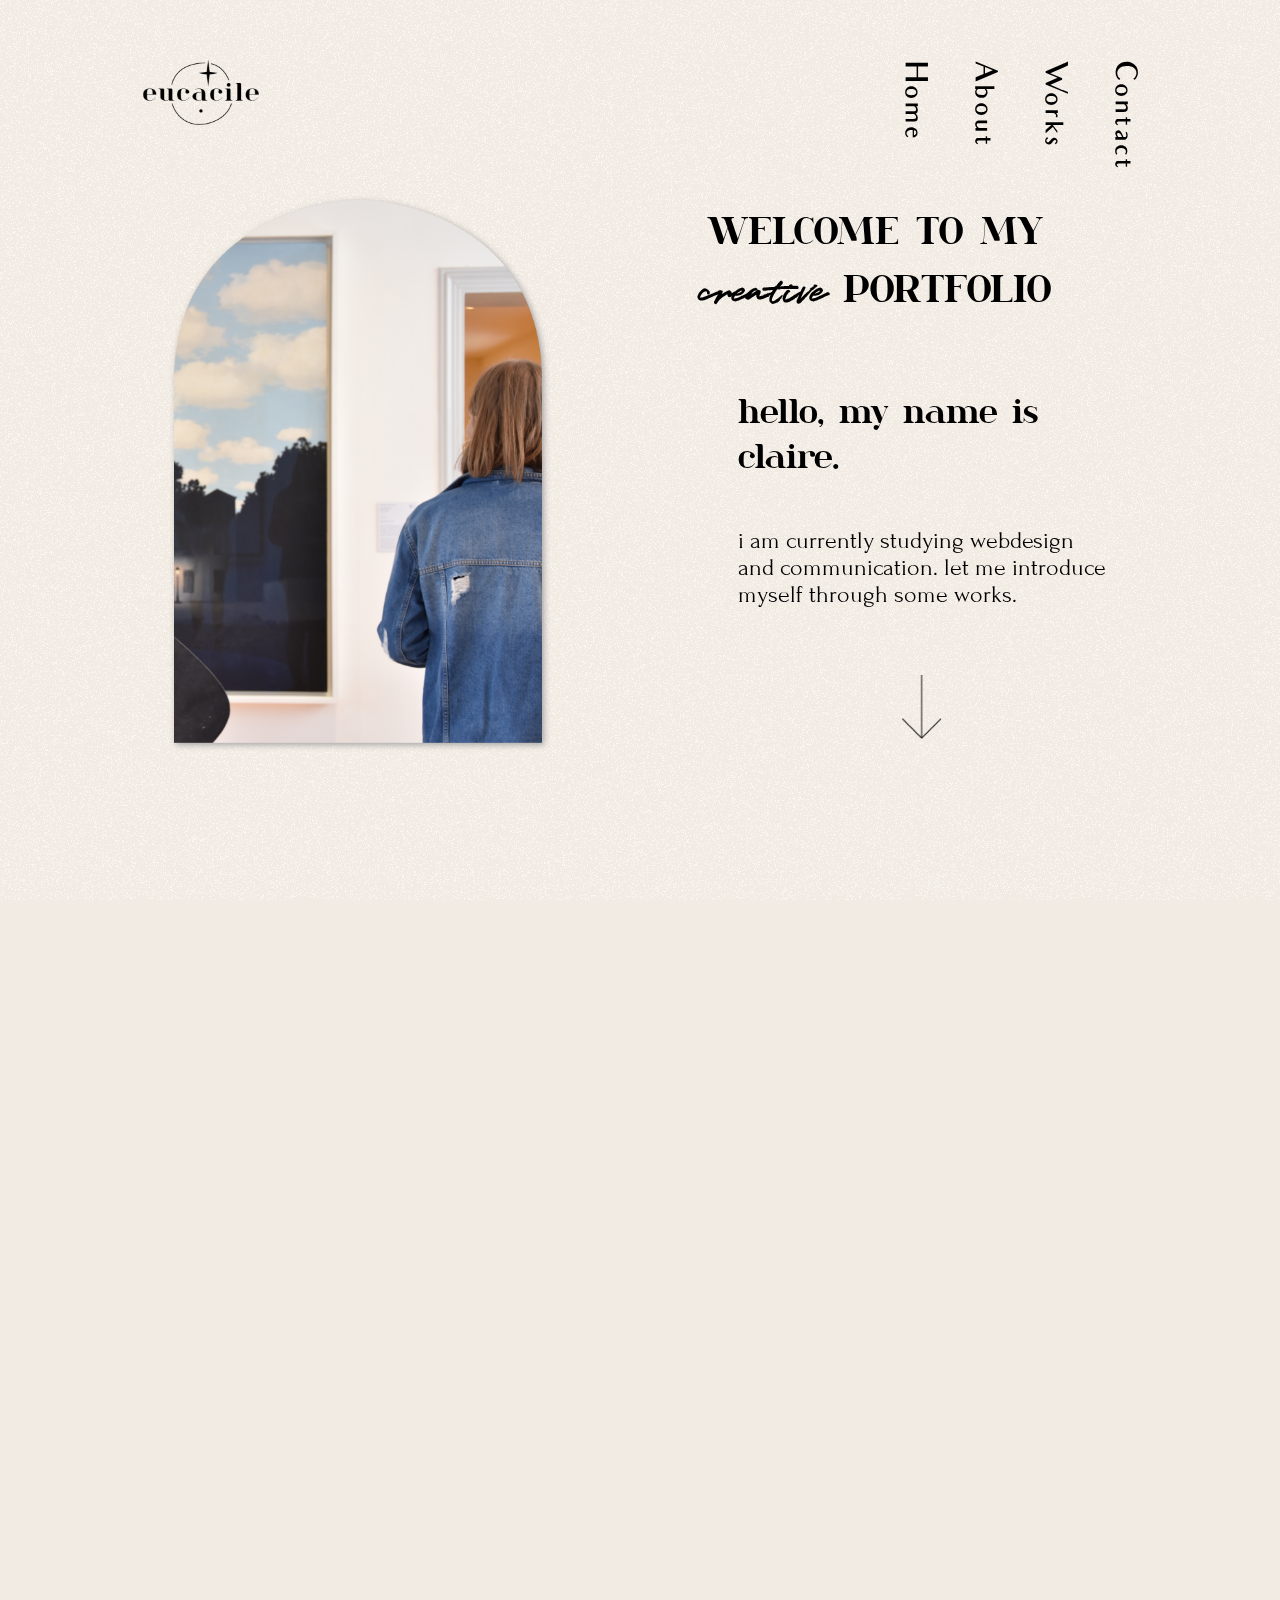
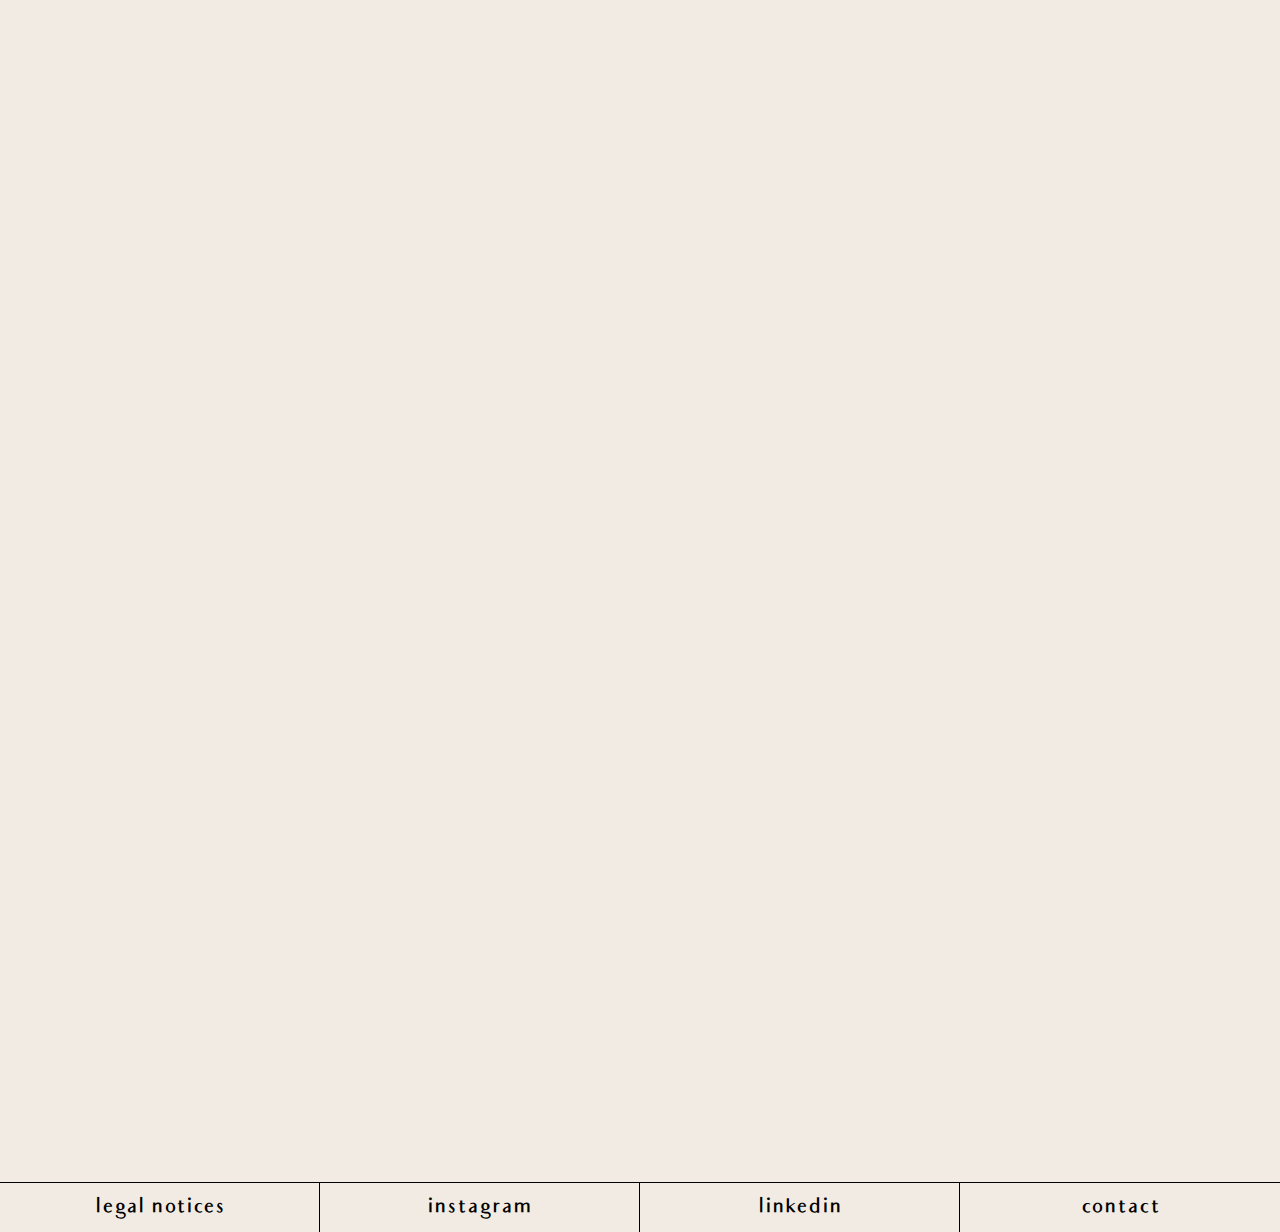
<file: index.html>
<!doctype html>
<html lang="en">
<head>
    <meta charset="UTF-8">
    <meta name="viewport"
          content="width=device-width, user-scalable=no, initial-scale=1.0, maximum-scale=1.0, minimum-scale=1.0">
    <meta http-equiv="X-UA-Compatible" content="ie=edge">
    <title>Home | eucacile</title>

    <link rel="stylesheet" href="./css/styles.css">
    <link rel="stylesheet" href="./css/typography.css">
    <link rel="stylesheet" href="./css/responsive.css">
    <link rel="shortcut icon" type="image/png" href="./img/favicon.png">
    <link href="https://unpkg.com/aos@2.3.1/dist/aos.css" rel="stylesheet">
    <script src="https://unpkg.com/aos@2.3.1/dist/aos.js"></script>

</head>
<body class=" ">
<header>
    <a href="index.html"><img src="./img/logo.png" alt="Logo | eucacile"></a>
    <div class="nav-toggle" onclick="document.documentElement.classList.toggle('menu-open')">
        <div class="nav-toggle-bar"></div>
    </div>
    <nav class="menu">
        <ul>
            <li><a href="index.html">Home</a></li>
            <li><a href="about.html">About</a></li>
            <li><a href="works.html">Works</a></li>
            <li><a href="contact.html">Contact</a></li>
        </ul>
    </nav>
</header>

    <main>
        <section  data-aos="fade-up" class="grid homepage">
            <img src="./img/welcome.png" alt="Welcome | eucacile">
            <h1>Welcome to my <span class="quentin">creative</span> portfolio</h1>
            <h2>hello, my name is claire.</h2>
            <p>i am currently studying webdesign and communication. let me introduce myself through some works.</p>
            <a  data-aos="fade-up" href="#title1"><img src="./img/arrow.png" alt="Arrow | eucacile"></a>
        </section>

        <section  data-aos="fade-up" class="gettoknowme grid">
            <h2 id="title1">get to know me</h2>
            <p id="p1">creation has always been part of my growing process. when i was younger, i started painting, playing music, writing, sewing, drawing. this passion never left me, and when i grew up, i found interest in digital creation.</p>
            <button id="b1" onclick="window.location.href = 'about.html'">learn more</button>
            <img id="i1" src="./img/draw.png" alt="Draw | eucacile">
            <img id="i2" src="./img/coffee.png" alt="Newspaper & coffee | eucacile">
            <h2 id="title2">about my activity</h2>
            <img  data-aos="fade-up" id="i3" src="./img/exhibition.png" alt="Art exhibition | eucacile">
            <p id="p2">when i left highschool, i chose to study multimedia and internet technologies. <br>this degree allowed me to learn a lot about web design, online communication, project management and development. i also improved my skills during practical educational projects and personal creations.</p>
            <button id="b2" onclick="window.location.href = 'works.html'">discover my works</button>
        </section>
        <aside  data-aos="fade-up" class="letswork grid">
            <h2>let's work together !</h2>
            <img src="./img/morph.png" alt="Forme de fond | eucacile">
            <p> looking for someone to create your brand's graphic identity ? your website ? your social network communication strategy ? fill the contact form below and i will get back to you as soon as possible !</p>

            <form method="post" action="letswork.php">
                <div class="yourname"><label><input id="f1" type="text" name="name" placeholder="your name" required/></label></div>
                <div class="email"><label><input id="f2" type="email" name="email" placeholder="your email" required></label></div>
                <div class="message"><label id="f3"><textarea name="message" id="message" placeholder="your message"></textarea></label></div>
               <div class="divBoutton"><input id="send" type="submit" name="mailform" value="SEND" /></div>

            </form>
        </aside>
    </main>

    <footer>
        <ul>
            <li id="1"><a href="#">legal notices</a></li>
            <li id="2"><a href="https://www.instagram.com/eucacile2/" target="_blank">instagram</a></li>
            <li id="3"><a href="https://www.linkedin.com/in/claireodt/" target="_blank">linkedin</a></li>
            <li id="4"><a href="mailto:contact@eucacile.fr">contact</a></li>
        </ul>
    </footer>
</body>

    <script>
        AOS.init();
    </script>

</html>
</file>
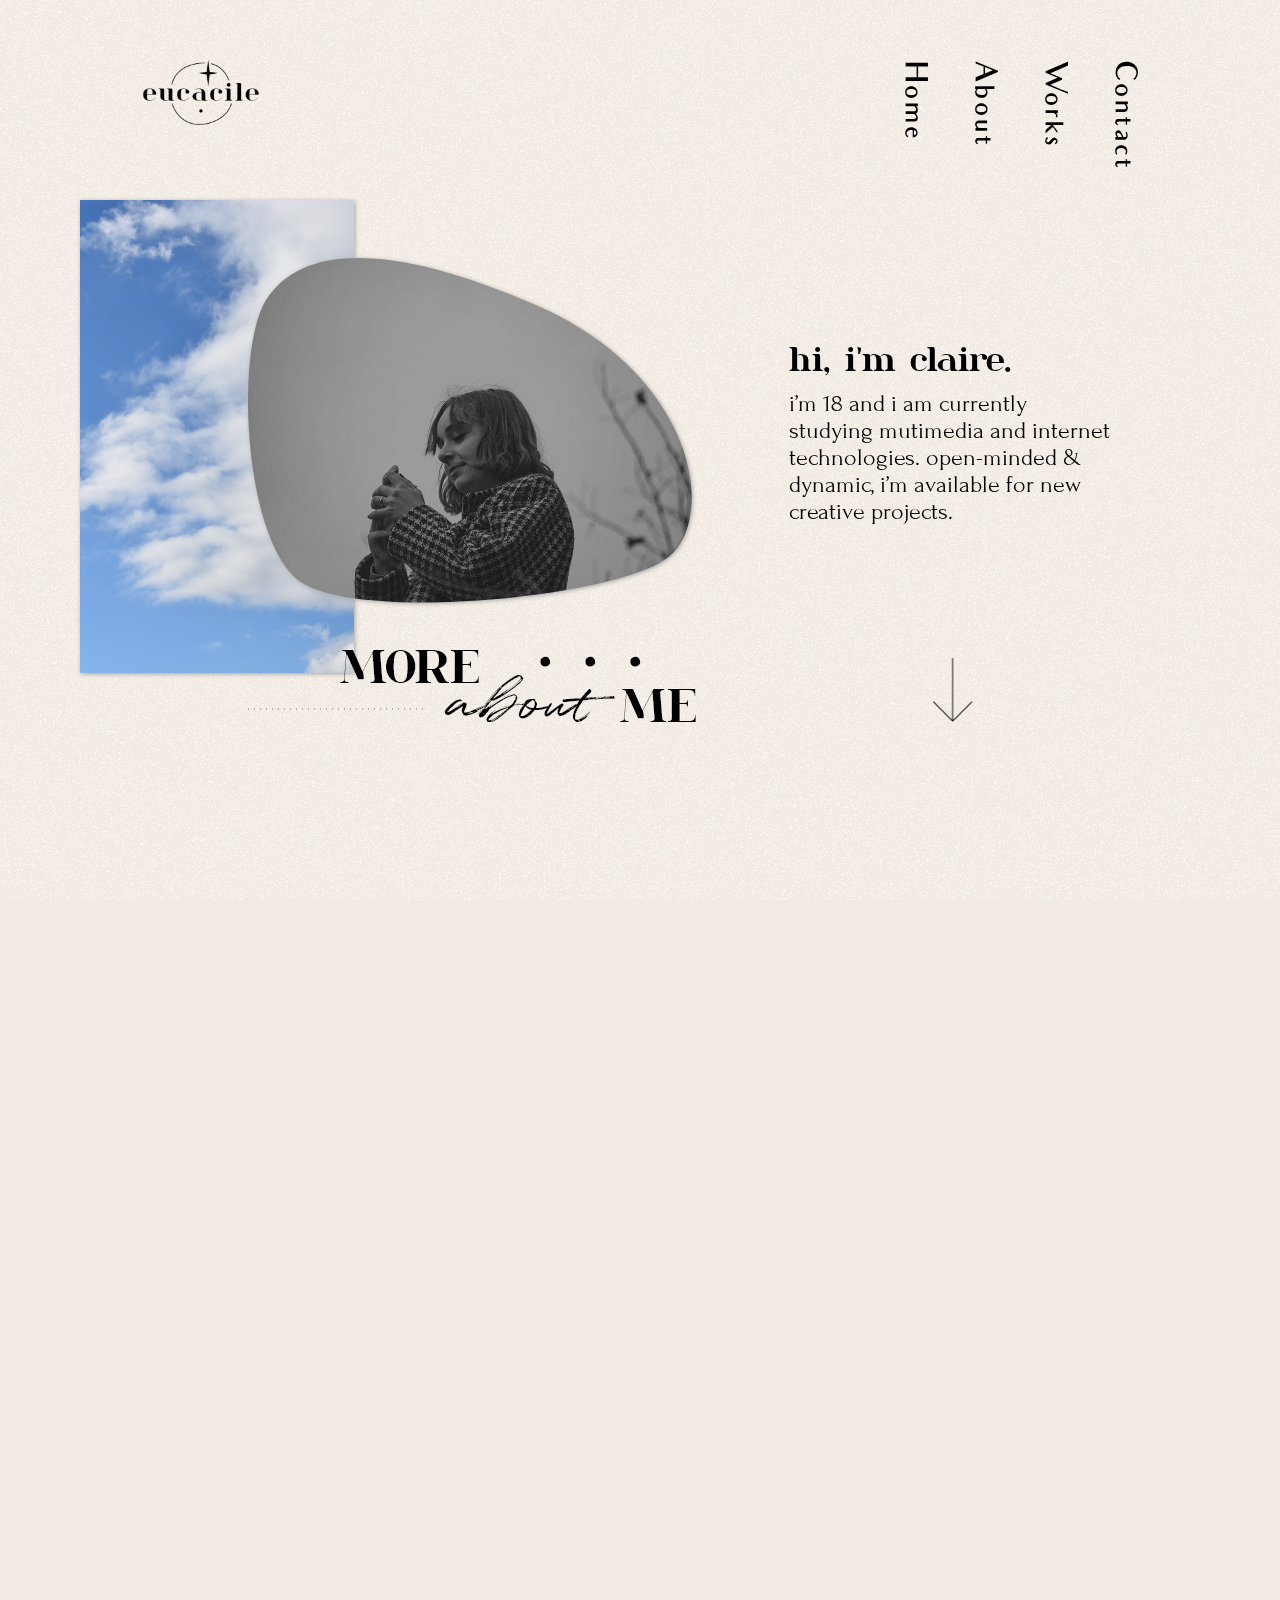
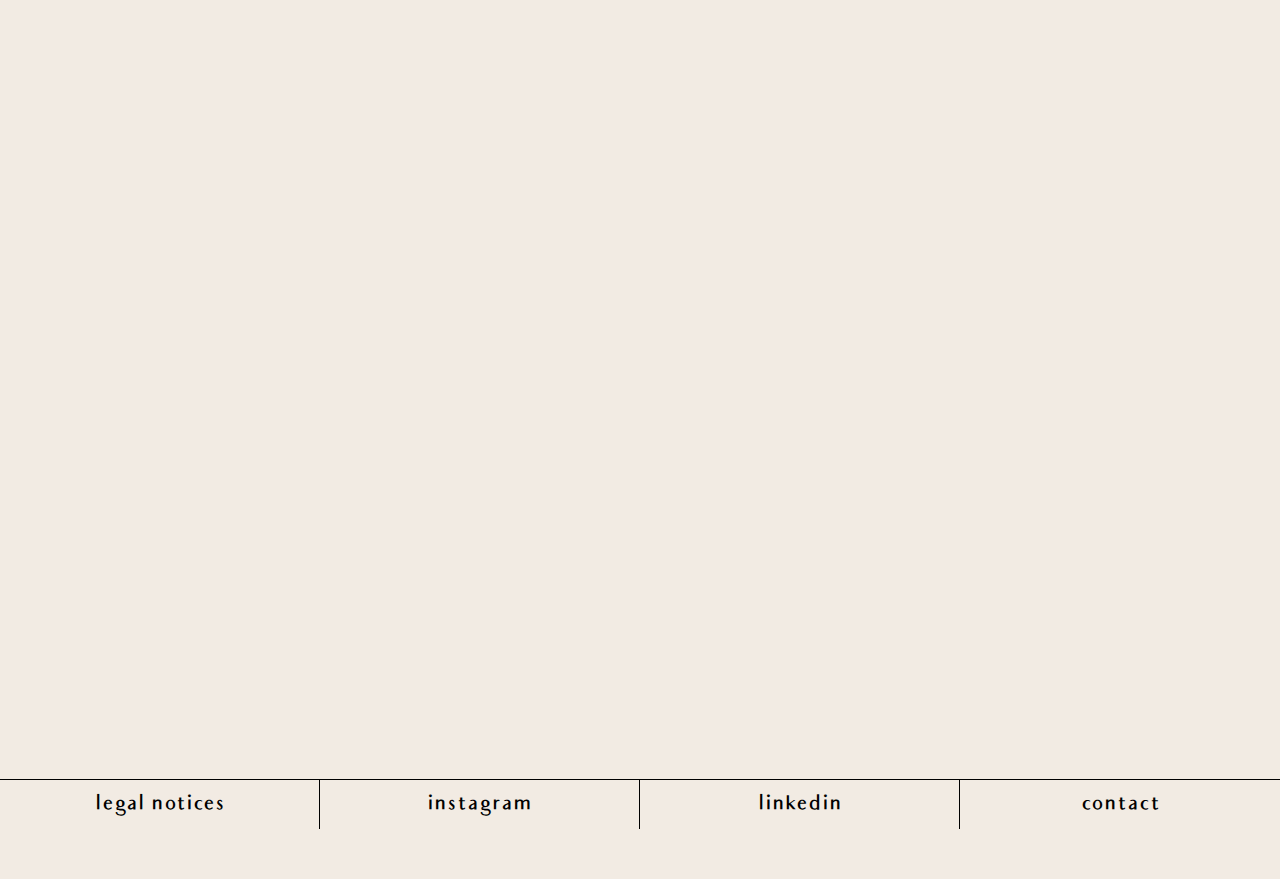
<file: about.html>
<!doctype html>
<html lang="en">
<head>
    <meta charset="UTF-8">
    <meta name="viewport"
          content="width=device-width, user-scalable=no, initial-scale=1.0, maximum-scale=1.0, minimum-scale=1.0">
    <meta http-equiv="X-UA-Compatible" content="ie=edge">
    <title>About | eucacile</title>

    <link rel="stylesheet" href="./css/styles.css">
    <link rel="stylesheet" href="./css/typography.css">
    <link rel="stylesheet" href="./css/responsive.css">
    <link href="https://unpkg.com/aos@2.3.1/dist/aos.css" rel="stylesheet">
    <link rel="shortcut icon" type="image/png" href="./img/favicon.png">
    <script src="https://unpkg.com/aos@2.3.1/dist/aos.js"></script>

</head>
<body>
<header>
    <a href="index.html"><img src="./img/logo.png" alt="Logo | eucacile"></a>
    <div class="nav-toggle" onclick="document.documentElement.classList.toggle('menu-open')">
        <div class="nav-toggle-bar"></div>
    </div>
    <nav class="menu">
        <ul>
            <li><a href="index.html">Home</a></li>
            <li><a href="about.html">About</a></li>
            <li><a href="works.html">Works</a></li>
            <li><a href="contact.html">Contact</a></li>
        </ul>
    </nav>


</header>

<main>
    <section  data-aos="fade-up" class="moreaboutme grid">
        <h1 id="title1">more about me</h1>
        <img id="i1" src="./img/sky.png" alt="Clouds | eucacile">
        <img id="i2" src="./img/me.png" alt="Me | eucacile">
        <h2 id="title2">hi, i'm claire.</h2>
        <p id="p1">i’m 18 and i am currently studying mutimedia and internet technologies.
            open-minded & dynamic, i’m available for new creative projects.</p>
        <img id="i3" onclick="window.location.href = '#title3'" src="./img/arrow.png" alt="Arrow | eucacile">
    </section>

    <section data-aos="fade-up" class="mystory grid">
        <h3 id="title3">my educational background</h3>
        <img id="i4" src="./img/creative.png" alt="Painting | eucacile">
        <img id="i5" src="./img/morph2.png" alt="Morph 2 | eucacile">
        <p id="p2">during highschool, i chose an applied arts baccalaureate, it allowed me to learn a lot about layout and design principles. i’m really interested into communication and graphism. i love to create contents for social networks, whether it is photography, engaging posts, visual identity...</p>

        <img id="i6" src="./img/dots.png" alt="Dots | eucacile">
        <p id="p3">for as long as i can remember, i’ve always
            loved to create things. during my childhood,
            i started taking drawing lessons and quickly
            discovered a passion for painting. when i
            had my first camera, filming and taking
            pictures became part of my daily life.</p>

        <h3 id="title4">my skills</h3>
        <img data-aos="fade-up" id="i7" src="./img/skills.png" alt="Skills | eucacile">
        <p id="p4">i work mainly with the adobe suite, as photoshop, indesign, illustrator, XD, premiere pro...
            doing a regular monitoring helps me to stay informed about social networks trends, in this way i can create and manage accounts on social medias as Instagram, Facebook, TikTok...</p>

        <button onclick="window.location.href = 'works.html'">discover my works</button>
    </section>


</main>

<footer>
    <ul>
        <li id="1"><a href="#">legal notices</a></li>
        <li id="2"><a href="https://www.instagram.com/eucacile2/" target="_blank">instagram</a></li>
        <li id="3"><a href="https://www.linkedin.com/in/claireodt/" target="_blank">linkedin</a></li>
        <li id="4"><a href="mailto:contact@eucacile.fr">contact</a></li>
    </ul>
</footer>
</body>

    <script>
        AOS.init();
    </script>

</html>
</file>
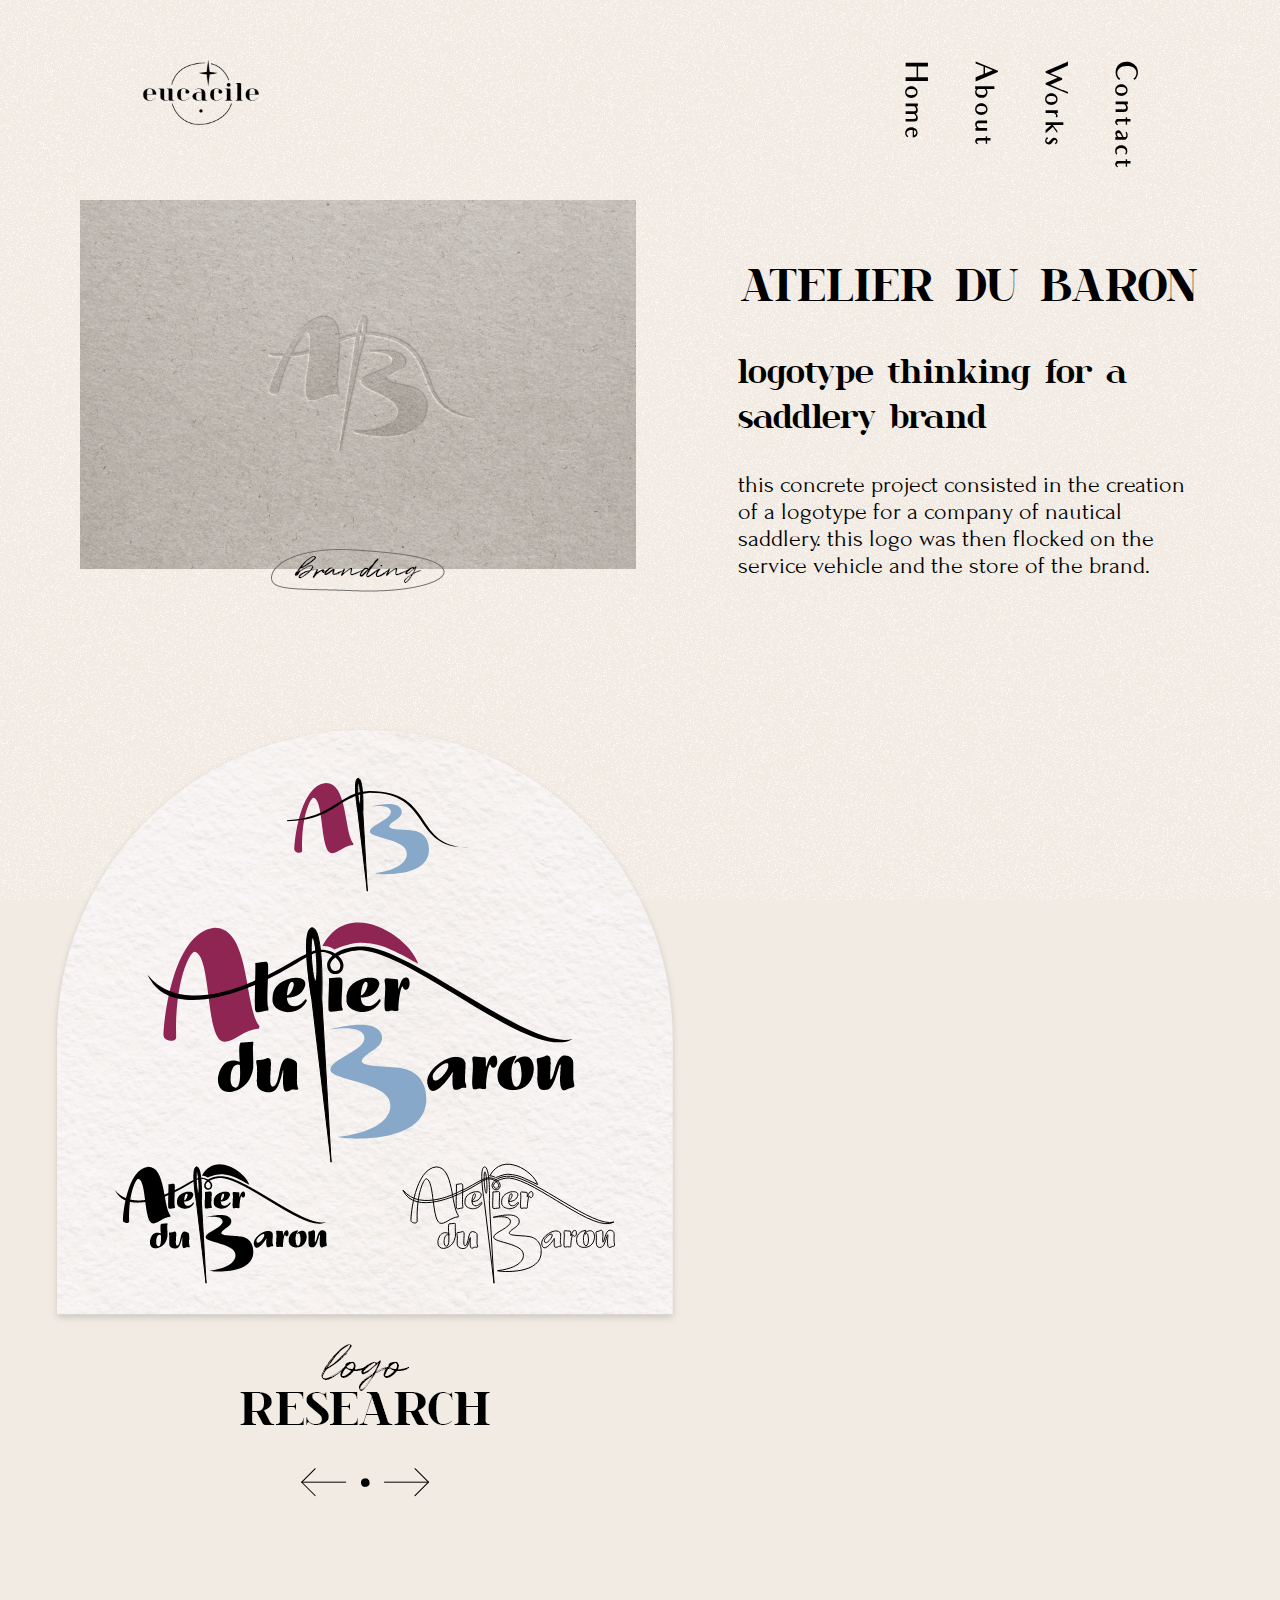
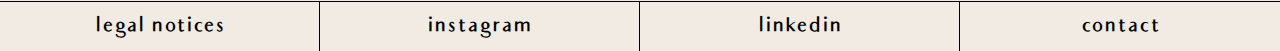
<file: atelier.html>
<!doctype html>
<html lang="en">
<head>
    <meta charset="UTF-8">
    <meta name="viewport"
          content="width=device-width, user-scalable=no, initial-scale=1.0, maximum-scale=1.0, minimum-scale=1.0">
    <meta http-equiv="X-UA-Compatible" content="ie=edge">
    <title>Atelier du Baron Project | eucacile</title>

    <link rel="stylesheet" href="./css/styles.css">
    <link rel="stylesheet" href="./css/typography.css">
    <link rel="stylesheet" href="./css/responsiveproject.css">
    <link rel="shortcut icon" type="image/png" href="./img/favicon.png">

    <script src="https://animejs.com/lib/anime.min.js"></script>
    <script src="./js/fonctions.js"></script>
</head>
<body>
<header>
    <a href="index.html"><img src="./img/logo.png" alt="Logo | eucacile"></a>
    <div class="nav-toggle" onclick="document.documentElement.classList.toggle('menu-open')">
        <div class="nav-toggle-bar"></div>
    </div>
    <nav class="menu">
        <ul>
            <li><a href="index.html">Home</a></li>
            <li><a href="about.html">About</a></li>
            <li><a href="works.html">Works</a></li>
            <li><a href="contact.html">Contact</a></li>
        </ul>
    </nav>


</header>

<main>
    <section class="projectinfo">
        <h1>Atelier du Baron</h1>
        <figure>
            <img src="img/abproject.png" alt="Atelier du Baron Project | eucacile">
            <figcaption><img src="img/figcaption3.png" alt="Branding | eucacile"></figcaption>
        </figure>
        <h2>logotype thinking for a saddlery brand</h2>
        <p>this concrete project consisted in the creation of a logotype for a company of nautical saddlery. this logo was then flocked on the service vehicle and the store of the brand.</p>
    </section>

    <section class="carrouselproject grid">
        <div class="carrousel">
            <ul class="images">
                <li><img src="img/abslide1.png" alt="ADB Slide 1 | eucacile">
                    <h3 id="t2">Logo Search</h3>
                </li>
                <li><img src="img/abslide2.png" alt="ADB Slide 2 | eucacile">
                    <h3 id="t7">Logo Cards</h3>
                </li>
            </ul>
        </div>
        <ul class="pagination">
            <li class="precedente"><img src="img/previous.png" alt="Previous | eucacile"></li>
            <li><img id="dot" src="img/dot.png" alt="Dot | eucacile"></li>
            <li class="suivante"><img src="img/next.png" alt="Next | eucacile"></li>
        </ul>
    </section>
</main>

<footer class="bottom">
    <ul>
        <li id="1"><a href="#">legal notices</a></li>
        <li id="2"><a href="https://www.instagram.com/eucacile2/" target="_blank">instagram</a></li>
        <li id="3"><a href="https://www.linkedin.com/in/claireodt/" target="_blank">linkedin</a></li>
        <li id="4"><a href="mailto:contact@eucacile.fr">contact</a></li>
    </ul>
</footer>
</body>

<script>
    carrouselBasic();
</script>

</html>
</file>
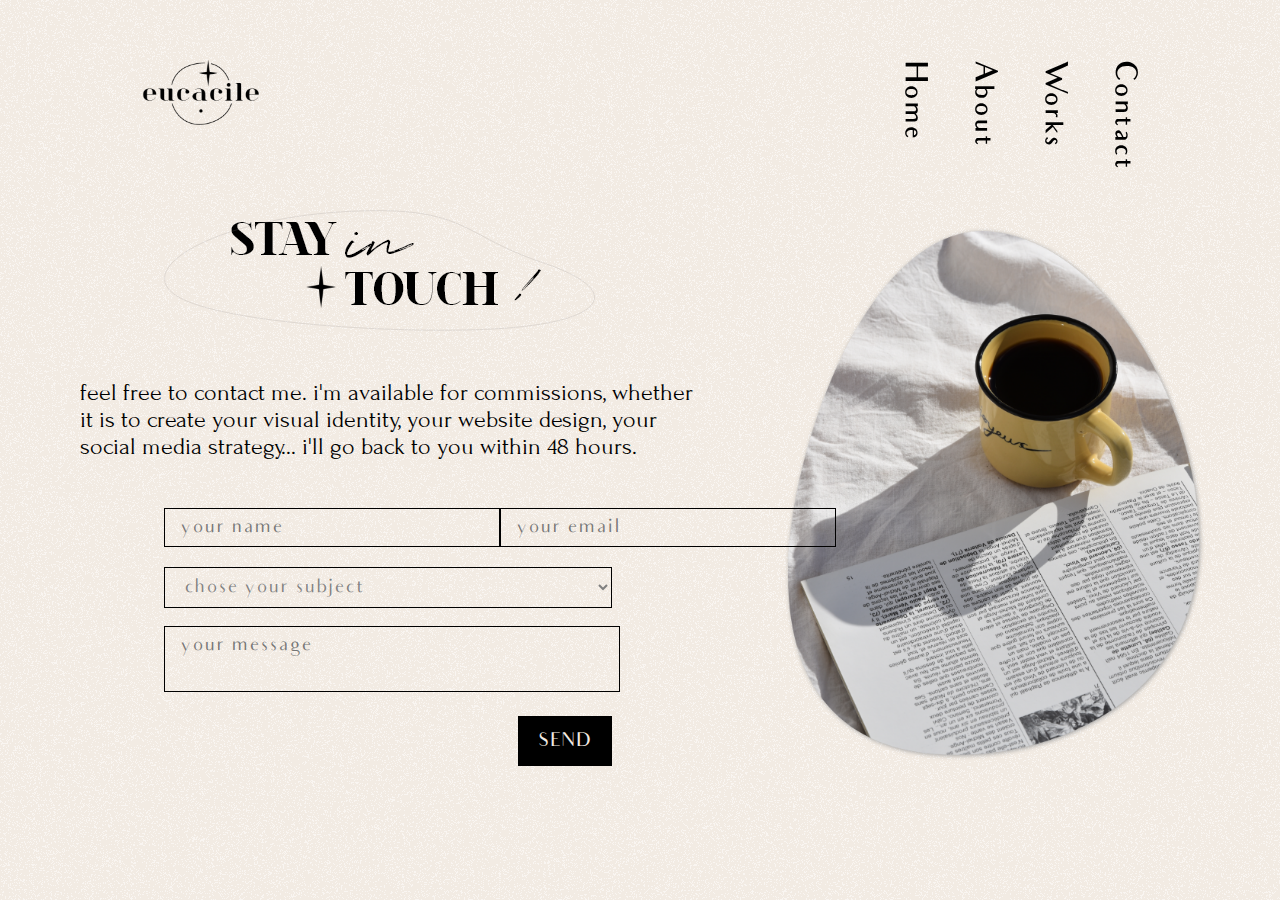
<file: contact.html>
<!DOCTYPE html>
<html lang="en">
        <head>
            <meta charset="UTF-8">
            <meta name="viewport"
                  content="width=device-width, user-scalable=no, initial-scale=1.0, maximum-scale=1.0, minimum-scale=1.0">
            <meta http-equiv="X-UA-Compatible" content="ie=edge">
            <title>Contact | eucacile</title>

            <link rel="stylesheet" href="./css/styles.css">
            <link rel="stylesheet" href="./css/typography.css">
            <link rel="stylesheet" href="./css/responsive.css">
            <link rel="shortcut icon" type="image/png" href="./img/favicon.png">
        </head>
<body>
<header>
    <a href="index.html"><img src="./img/logo.png" alt="Logo | eucacile"></a>
    <div class="nav-toggle" onclick="document.documentElement.classList.toggle('menu-open')">
        <div class="nav-toggle-bar"></div>
    </div>
    <nav class="menu">
        <ul>
            <li><a href="index.html">Home</a></li>
            <li><a href="about.html">About</a></li>
            <li><a href="works.html">Works</a></li>
            <li><a href="contact.html">Contact</a></li>
        </ul>
    </nav>


</header>

<main data-aos="fade-up"  class="grid stayintouch">
   <h1 id="title1">stay in touch !</h1>
    <img id="i1" src="./img/contact.png" alt="Contact | eucacile">
    <p id="p1">feel free to contact me. i'm available for commissions, whether it is to create your visual identity, your website design, your social media strategy... i'll go back to you within 48 hours.</p>

    <form method="post" action="stayintouch.php" data-aos="fade-up" id="form">
        <div class="inf">
            <label>
                <input type="text" name="name" placeholder="your name" required/>
            </label>
            <label>
                <input type="email" name="email" placeholder="your email" required>
            </label>
            <br>
        </div>
       <div class="chose"><label><select name="subject">
            <option value="">chose your subject</option>
            <option value="work">work</option>
            <option value="quotation">quotation</option>
            <option value="question">question</option>
            <option value="other">other</option>
        </select></label></div><br>
        <div class="text"><label><textarea name="message" id="message" placeholder="your message"></textarea></label></div>
        <div class="divBoutton"><input id="send" type="submit" name="mailform" value="SEND"/></div>
    </form>

</main>

<footer class="fixed bottom">
    <ul>
        <li id="1"><a href="#">legal notices</a></li>
        <li id="2"><a href="https://www.instagram.com/eucacile2/" target="_blank">instagram</a></li>
        <li id="3"><a href="https://www.linkedin.com/in/claireodt/" target="_blank">linkedin</a></li>
        <li id="4"><a href="mailto:contact@eucacile.fr">contact</a></li>
    </ul>
</footer>
</body>
</html>
</file>
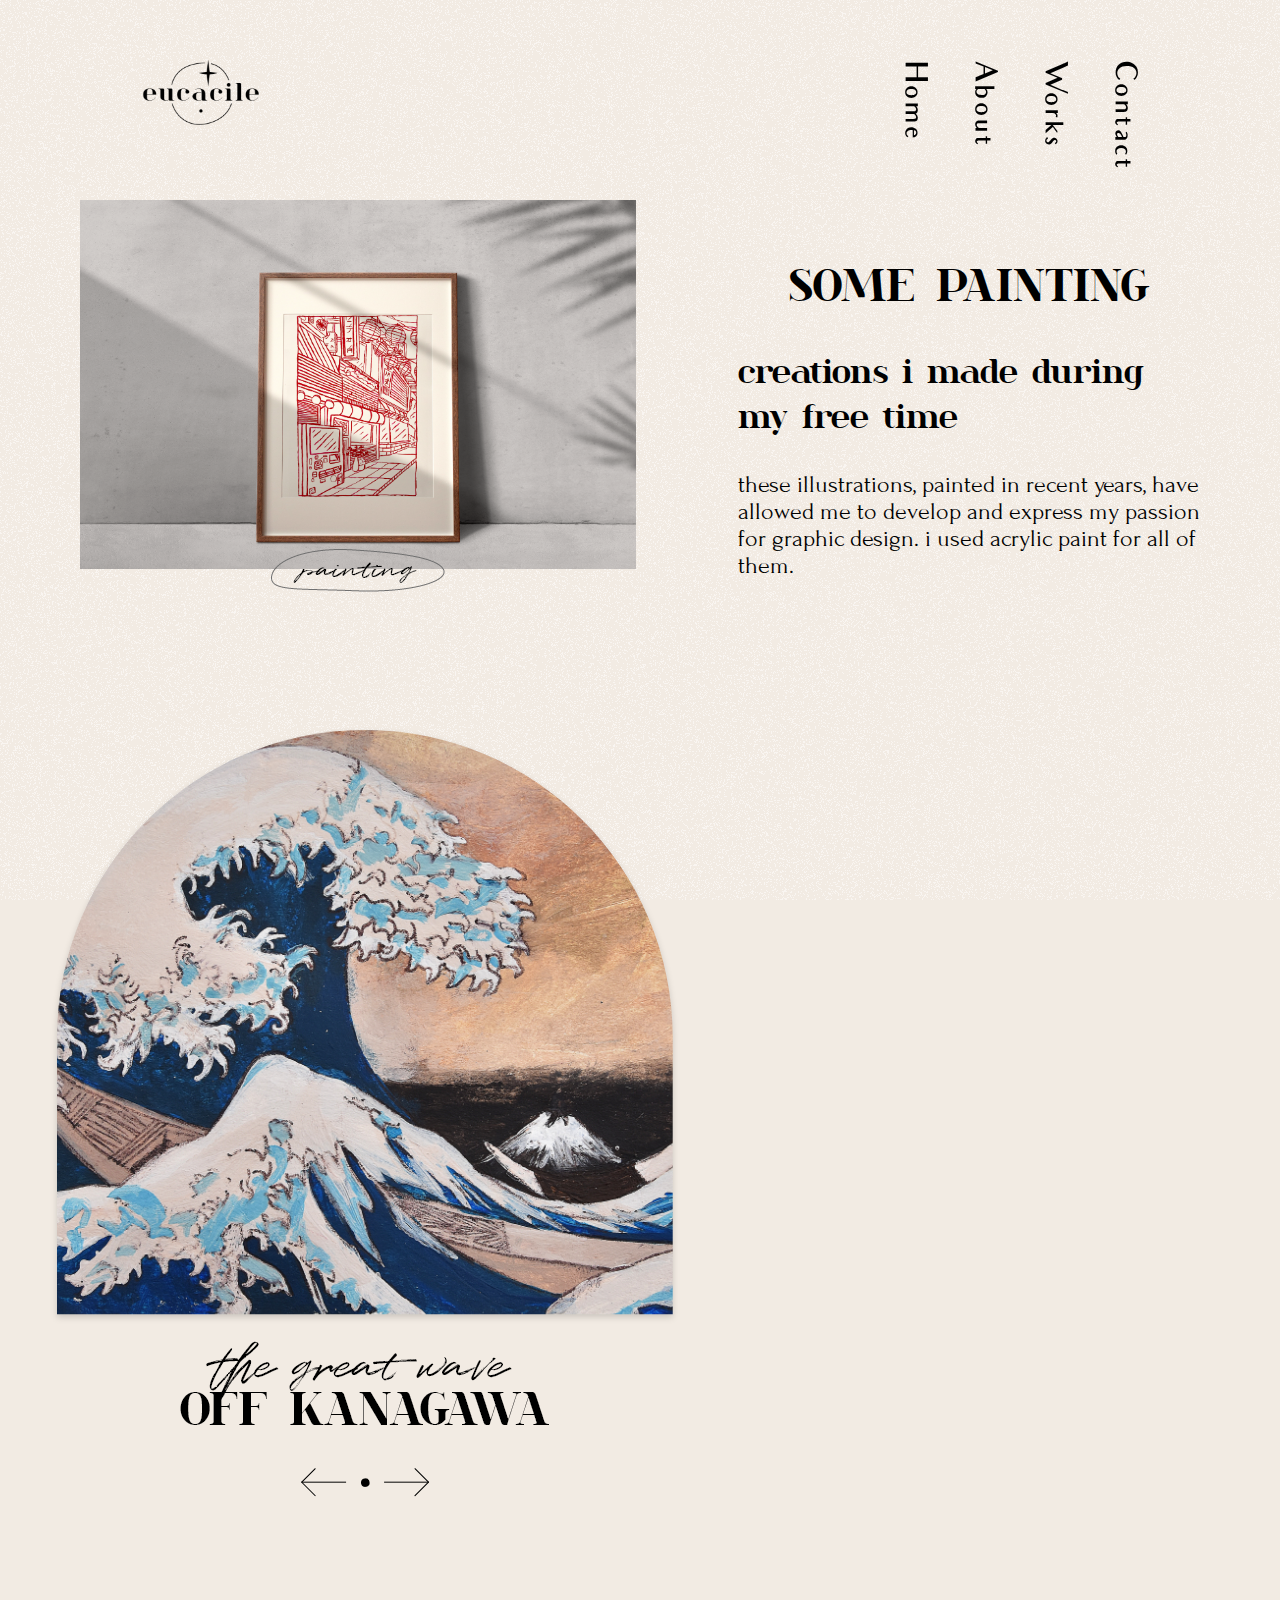
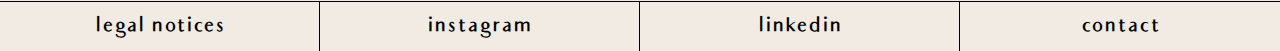
<file: draw.html>
<!doctype html>
<html lang="en">
<head>
    <meta charset="UTF-8">
    <meta name="viewport"
          content="width=device-width, user-scalable=no, initial-scale=1.0, maximum-scale=1.0, minimum-scale=1.0">
    <meta http-equiv="X-UA-Compatible" content="ie=edge">
    <title>Art Project | eucacile</title>

    <link rel="stylesheet" href="./css/styles.css">
    <link rel="stylesheet" href="./css/typography.css">
    <link rel="stylesheet" href="./css/responsiveproject.css">
    <link rel="shortcut icon" type="image/png" href="./img/favicon.png">

    <script src="https://animejs.com/lib/anime.min.js"></script>
    <script src="./js/fonctions.js"></script>
</head>
<body>
<header>
    <a href="index.html"><img src="./img/logo.png" alt="Logo | eucacile"></a>
    <div class="nav-toggle" onclick="document.documentElement.classList.toggle('menu-open')">
        <div class="nav-toggle-bar"></div>
    </div>
    <nav class="menu">
        <ul>
            <li><a href="index.html">Home</a></li>
            <li><a href="about.html">About</a></li>
            <li><a href="works.html">Works</a></li>
            <li><a href="contact.html">Contact</a></li>
        </ul>
    </nav>


</header>

<main>
    <section class="projectinfo">
        <h1>Some Painting</h1>
        <figure>
            <img src="img/paintingmockup.png" alt="Art Project | eucacile">
            <figcaption><img src="img/figcaption4.png" alt="Painting | eucacile"></figcaption>
        </figure>
        <h2>creations i made during my free time</h2>
        <p>these illustrations, painted in recent years, have allowed me to develop and express my passion for graphic design. i used acrylic paint for all of them.</p>
    </section>

    <section class="carrouselproject grid">
        <div class="carrousel">
            <ul class="images">
                <li><img src="img/drawslide1.png" alt="Painting The Great Wave off Kanagawa | eucacile">
                    <h3 id="t4">The Great Wave off Kanagawa</h3>
                <li><img src="img/drawslide2.png" alt="Painting The Girl and the Moon | eucacile">
                    <h3 id="t5">The Girl and The Moon</h3>
                <li><img src="img/drawslide3.png" alt="Painting Spirit Ghost| eucacile">
                    <h3 id="t6">Spirit Ghost</h3>
            </li>
            </ul>
        </div>
        <ul class="pagination">
            <li class="precedente"><img src="img/previous.png" alt="Previous | eucacile"></li>
            <li><img id="dot" src="img/dot.png" alt="Dot | eucacile"></li>
            <li class="suivante"><img src="img/next.png" alt="Next | eucacile"></li>
        </ul>
    </section>
</main>

<footer class="bottom">
    <ul>
        <li id="1"><a href="#">legal notices</a></li>
        <li id="2"><a href="https://www.instagram.com/eucacile2/" target="_blank">instagram</a></li>
        <li id="3"><a href="https://www.linkedin.com/in/claireodt/" target="_blank">linkedin</a></li>
        <li id="4"><a href="mailto:contact@eucacile.fr">contact</a></li>
    </ul>
</footer>
</body>

<script>
    carrouselBasic();
</script>

</html>
</file>
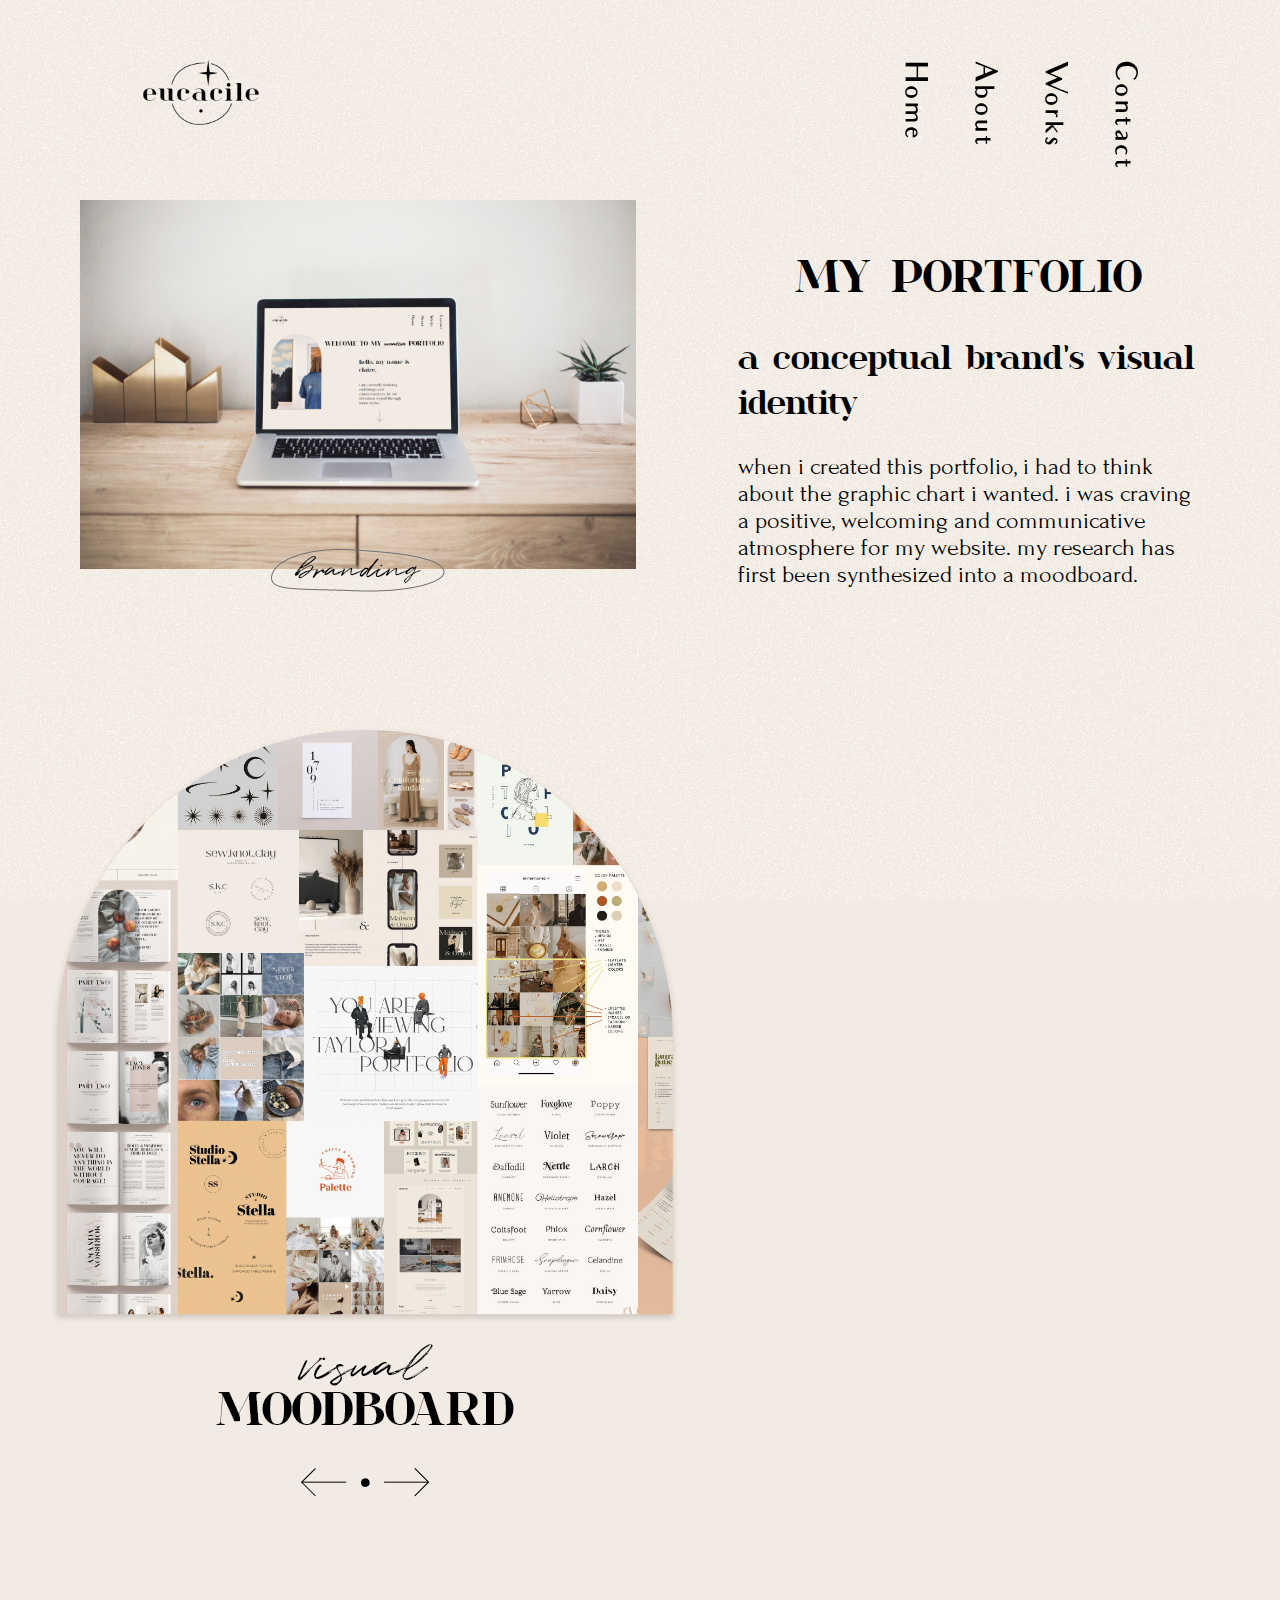
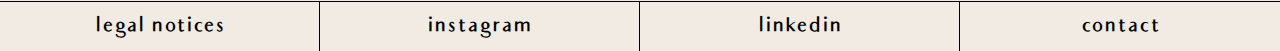
<file: eucacile.html>
<!doctype html>
<html lang="en">
<head>
    <meta charset="UTF-8">
    <meta name="viewport"
          content="width=device-width, user-scalable=no, initial-scale=1.0, maximum-scale=1.0, minimum-scale=1.0">
    <meta http-equiv="X-UA-Compatible" content="ie=edge">
    <title>Portfolio Project | eucacile</title>

    <link rel="stylesheet" href="./css/styles.css">
    <link rel="stylesheet" href="./css/typography.css">
    <link rel="stylesheet" href="./css/responsiveproject.css">
    <link rel="shortcut icon" type="image/png" href="./img/favicon.png">

    <script src="https://animejs.com/lib/anime.min.js"></script>
    <script src="./js/fonctions.js"></script>
</head>
<body>
<header>
    <a href="index.html"><img src="./img/logo.png" alt="Logo | eucacile"></a>
    <div class="nav-toggle" onclick="document.documentElement.classList.toggle('menu-open')">
        <div class="nav-toggle-bar"></div>
    </div>
    <nav class="menu">
        <ul>
            <li><a href="index.html">Home</a></li>
            <li><a href="about.html">About</a></li>
            <li><a href="works.html">Works</a></li>
            <li><a href="contact.html">Contact</a></li>
        </ul>
    </nav>


</header>

<main>
    <section class="projectinfo presponsive">
        <h1>My Portfolio</h1>
        <figure>
            <img src="img/projecteucacile.png" alt="Eucacile Project | eucacile">
            <figcaption><img src="img/figcaption3.png" alt="Branding | eucacile"></figcaption>
        </figure>
        <h2>a conceptual brand's visual identity</h2>
        <p>when i created this portfolio, i had to think about the graphic chart i wanted. i was craving a positive, welcoming and communicative atmosphere for my website. my research has first been synthesized into a moodboard.</p>
    </section>

    <section class="carrouselproject grid">
        <div class="carrousel">
            <ul class="images">
                <li><img src="img/eucacileslide1.png" alt="Eucacile Slide 1 | eucacile">
                    <h3 id="t1">Visual Moodboard</h3>
                <li><img src="img/eucacileslide2.png" alt="Eucacile Slide 2 | eucacile">
                    <h3 id="t2">Logo research</h3>
                <li><img src="img/eucacileslide3.png" alt="Eucacile Slide 3 | eucacile">
                    <h3 id="t3">Feed Preview</h3></li>
            </ul>
        </div>
        <ul class="pagination">
            <li class="precedente"><img src="img/previous.png" alt="Previous | eucacile"></li>
            <li><img id="dot" src="img/dot.png" alt="Dot | eucacile"></li>
            <li class="suivante"><img src="img/next.png" alt="Next | eucacile"></li>
        </ul>
    </section>
</main>

<footer class="bottom">
    <ul>
        <li id="1"><a href="#">legal notices</a></li>
        <li id="2"><a href="https://www.instagram.com/eucacile2/" target="_blank">instagram</a></li>
        <li id="3"><a href="https://www.linkedin.com/in/claireodt/" target="_blank">linkedin</a></li>
        <li id="4"><a href="mailto:contact@eucacile.fr">contact</a></li>
    </ul>
</footer>
</body>

<script>
    carrouselBasic();
</script>

</html>
</file>
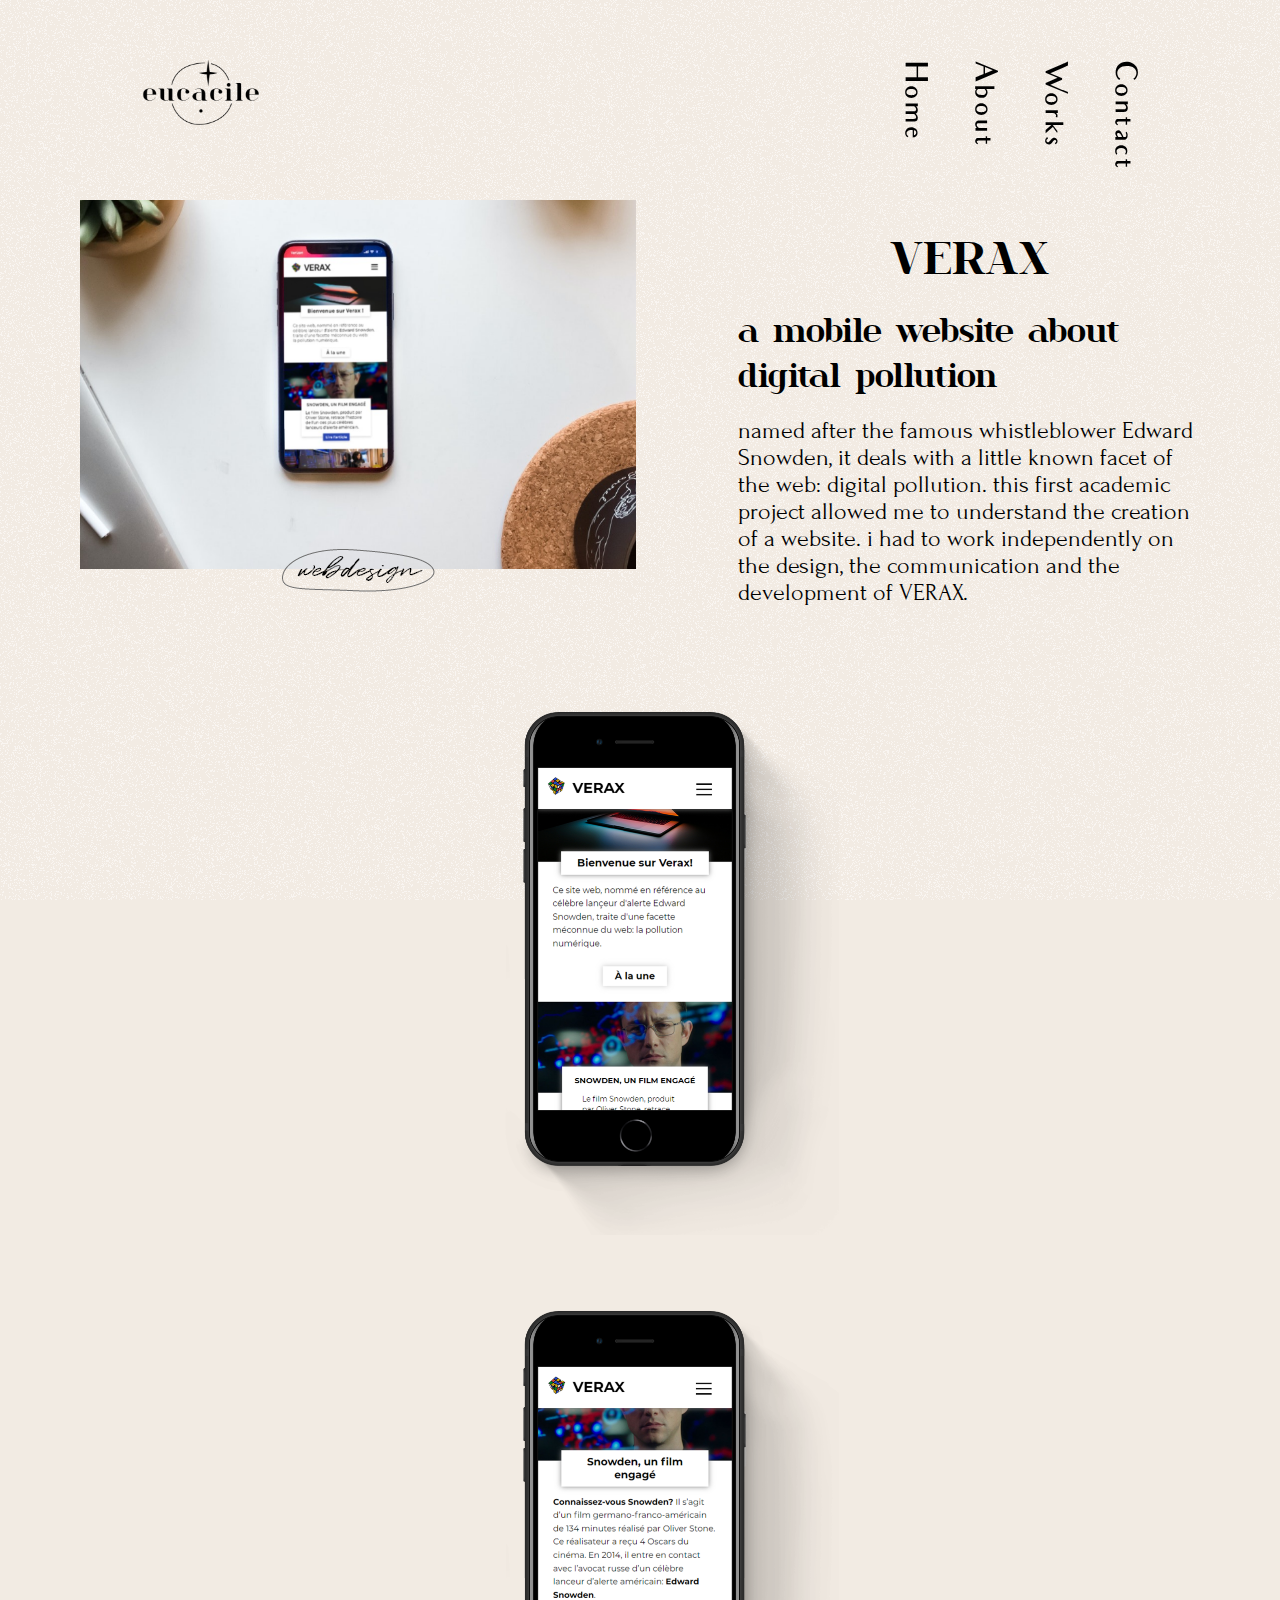
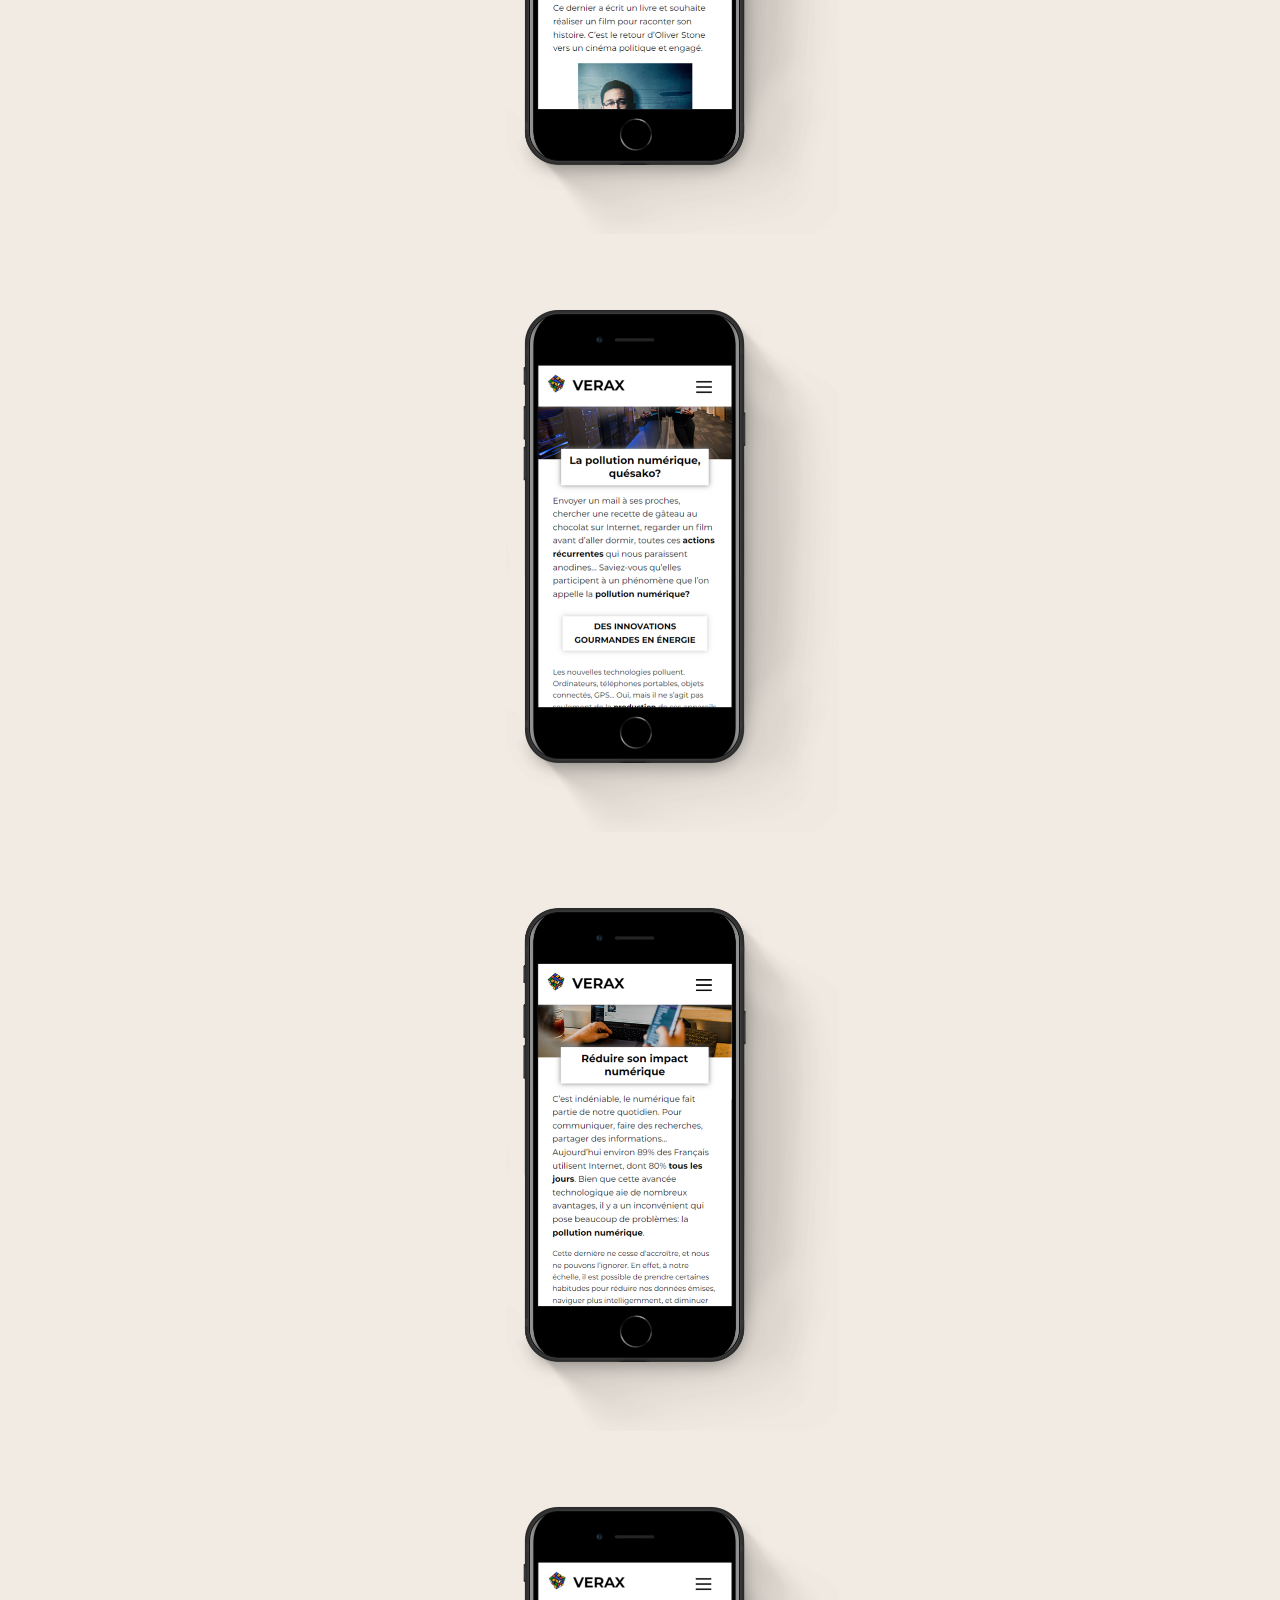
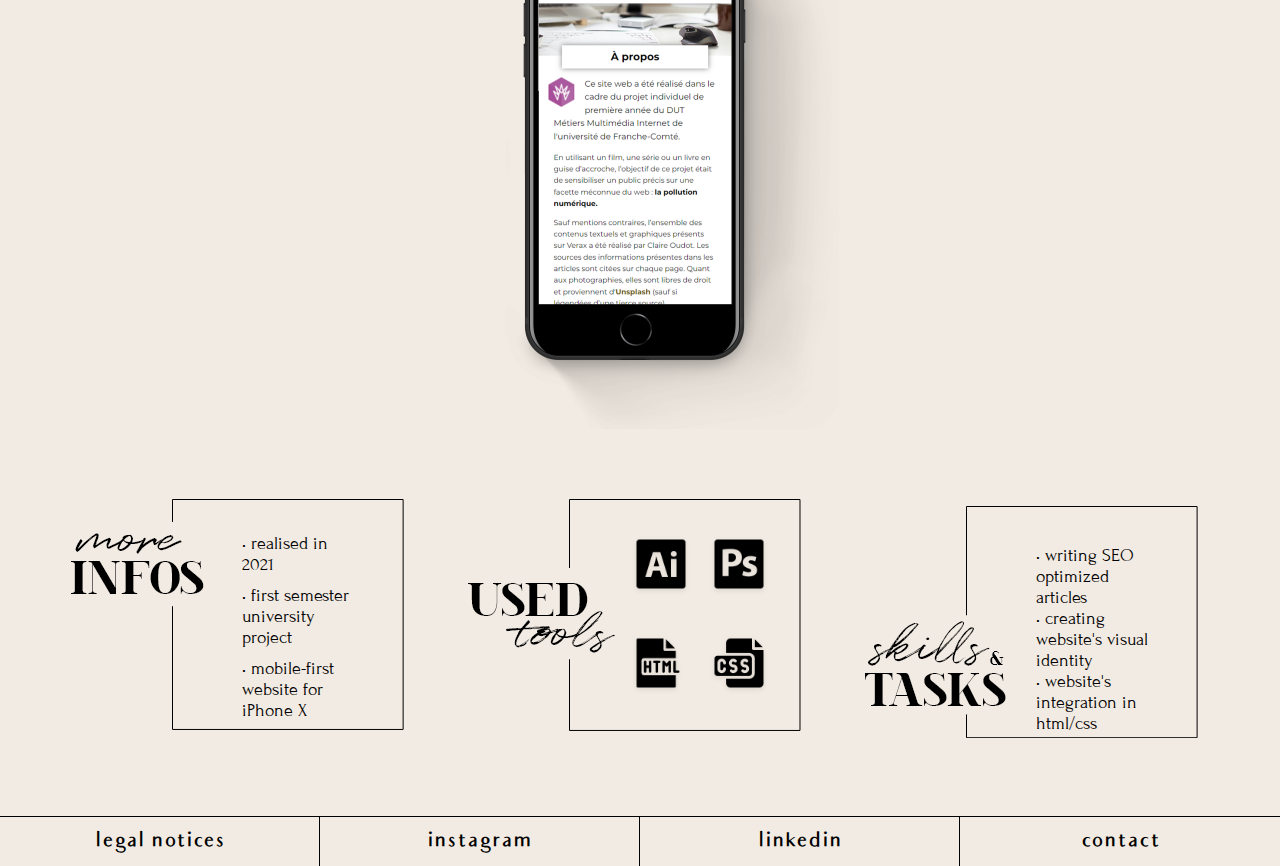
<file: verax.html>
<!doctype html>
<html lang="en">
<head>
    <meta charset="UTF-8">
    <meta name="viewport"
          content="width=device-width, user-scalable=no, initial-scale=1.0, maximum-scale=1.0, minimum-scale=1.0">
    <meta http-equiv="X-UA-Compatible" content="ie=edge">
    <title>Verax Project | eucacile</title>

    <link rel="stylesheet" href="./css/styles.css">
    <link rel="stylesheet" href="./css/typography.css">
    <link rel="stylesheet" href="./css/responsiveproject.css">
    <link rel="shortcut icon" type="image/png" href="./img/favicon.png">
</head>
<body>
<header>
    <a href="index.html"><img src="./img/logo.png" alt="Logo | eucacile"></a>
    <div class="nav-toggle" onclick="document.documentElement.classList.toggle('menu-open')">
        <div class="nav-toggle-bar"></div>
    </div>
    <nav class="menu">
        <ul>
            <li><a href="index.html">Home</a></li>
            <li><a href="about.html">About</a></li>
            <li><a href="works.html">Works</a></li>
            <li><a href="contact.html">Contact</a></li>
        </ul>
    </nav>


</header>

<main>
    <section class="projectinfo grid">
        <h1>Verax</h1>
        <figure>
            <img src="img/veraxproject.png" alt="Verax Project | eucacile">
            <figcaption><img src="img/figcaption1.png" alt="Webdesign | eucacile"></figcaption>
        </figure>
        <h2>a mobile website about digital pollution</h2>
        <p>named after the famous whistleblower Edward
            Snowden, it deals with a little known facet of the web:
            digital pollution. this first academic project allowed me
            to understand the creation of a website.
            i had to work independently on the design, the
            communication and the development of VERAX.</p>
    </section>

    <section class="mockup grid">
        <img src="img/veraxiphone.png" alt="Mockup Verax Homepage | eucacile">
        <img src="img/veraxiphone2.png" alt="Mockup Verax Snowden | eucacile">
        <img src="img/veraxiphone3.png" alt="Mockup Verax Pollution | eucacile">
        <img src="img/veraxiphone4.png" alt="Mockup Verax Online | eucacile">
        <img src="img/veraxiphone5.png" alt="Mockup Verax About | eucacile">
    </section>

    <section class="frame">
        <aside id="a1">
            <img id="a4" src="img/moreinfos.png" alt="More Infos | eucacile">
            <ul>
                <li style="padding-bottom: 10px">• realised in 2021</li>
                <li style="padding-bottom: 10px">• first semester university project</li>
                <li>• mobile-first website for iPhone X</li>
            </ul>
        </aside>

        <aside id="a2">
            <img id="a5" src="img/usedtools.png" alt="Used Tools | eucacile">
            <img id="a7" src="img/tools1.png" alt="Tools for project Verax | eucacile">
        </aside>

        <aside id="a3">
            <img id="a6" src="img/skillstasks.png" alt="Skills & Tasks | eucacile">
            <ul>
                <li>• writing SEO optimized articles</li>
                <li>• creating website's visual identity</li>
                <li>• website's integration in html/css</li>
            </ul>
        </aside>
    </section>

</main>

<footer class="bottom">
    <ul>
        <li id="1"><a href="#">legal notices</a></li>
        <li id="2"><a href="https://www.instagram.com/eucacile2/" target="_blank">instagram</a></li>
        <li id="3"><a href="https://www.linkedin.com/in/claireodt/" target="_blank">linkedin</a></li>
        <li id="4"><a href="mailto:contact@eucacile.fr">contact</a></li>
    </ul>
</footer>
</body>
</html>
</file>
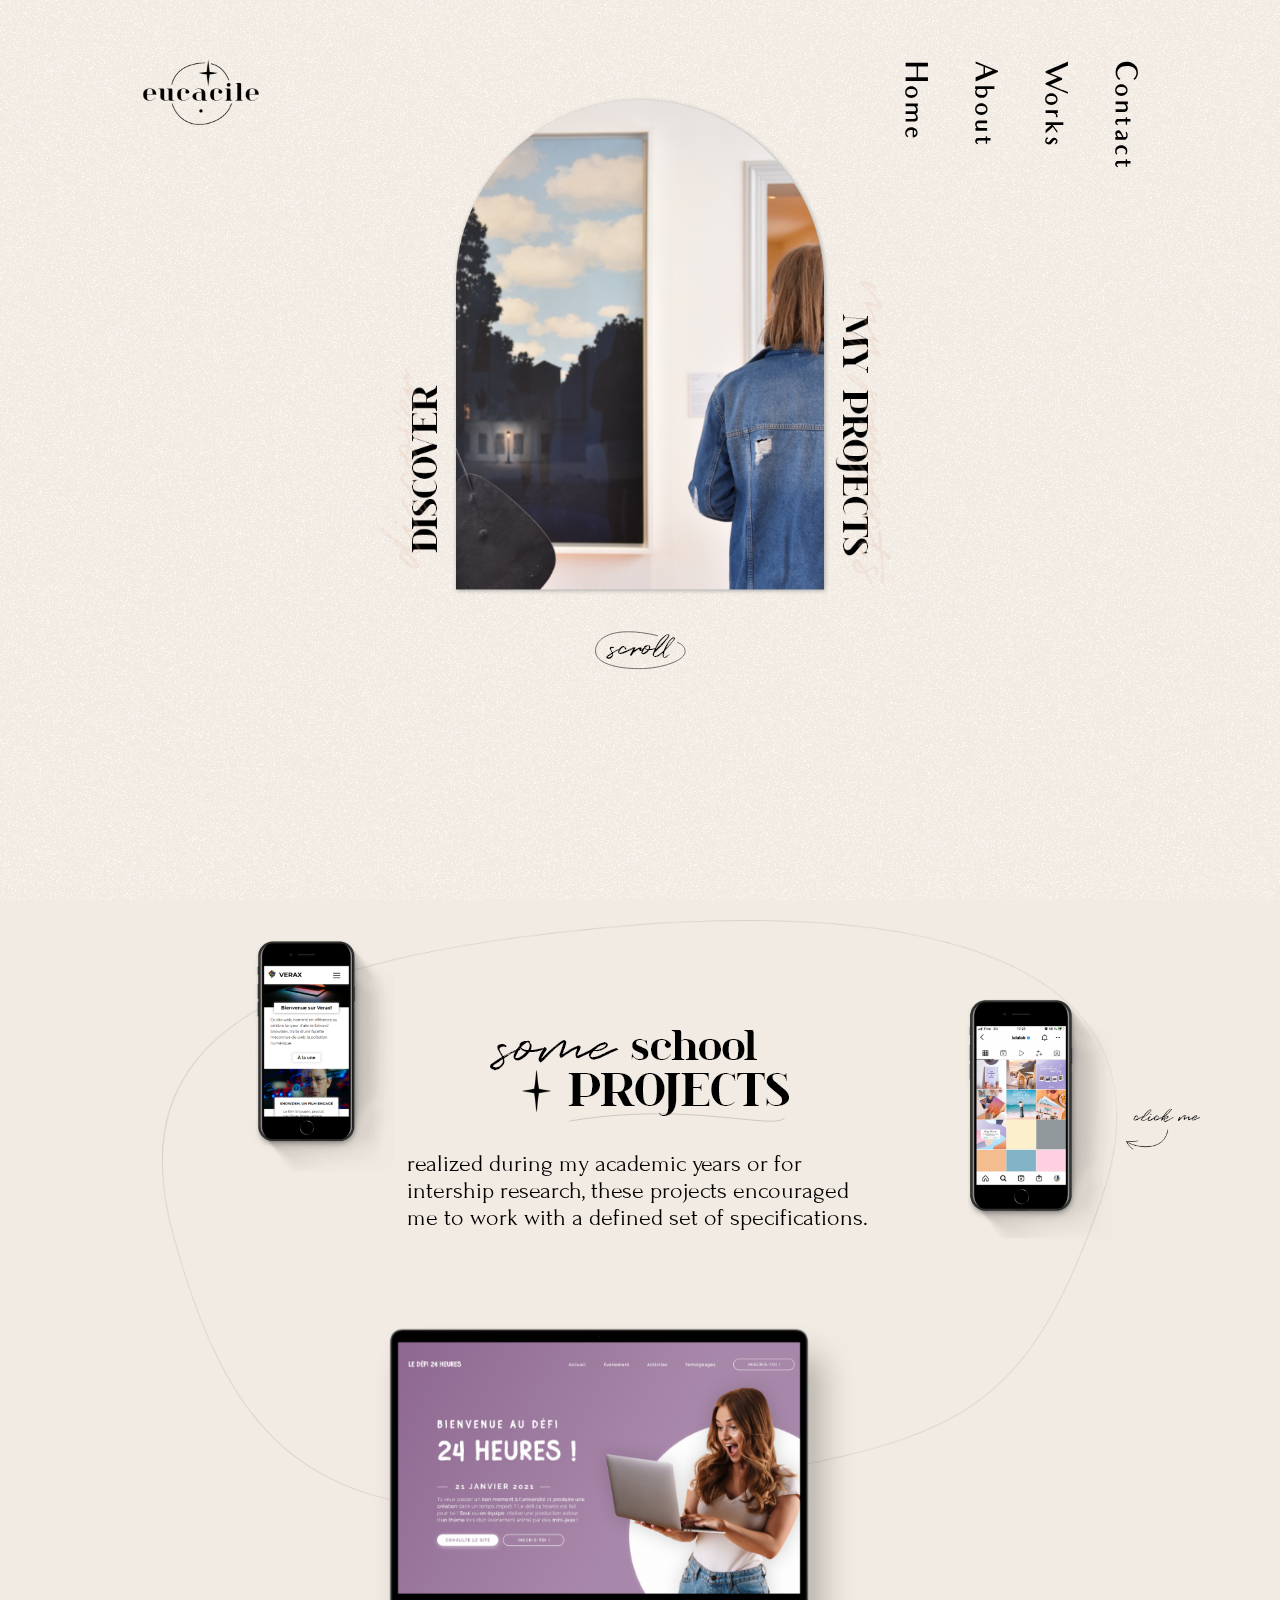
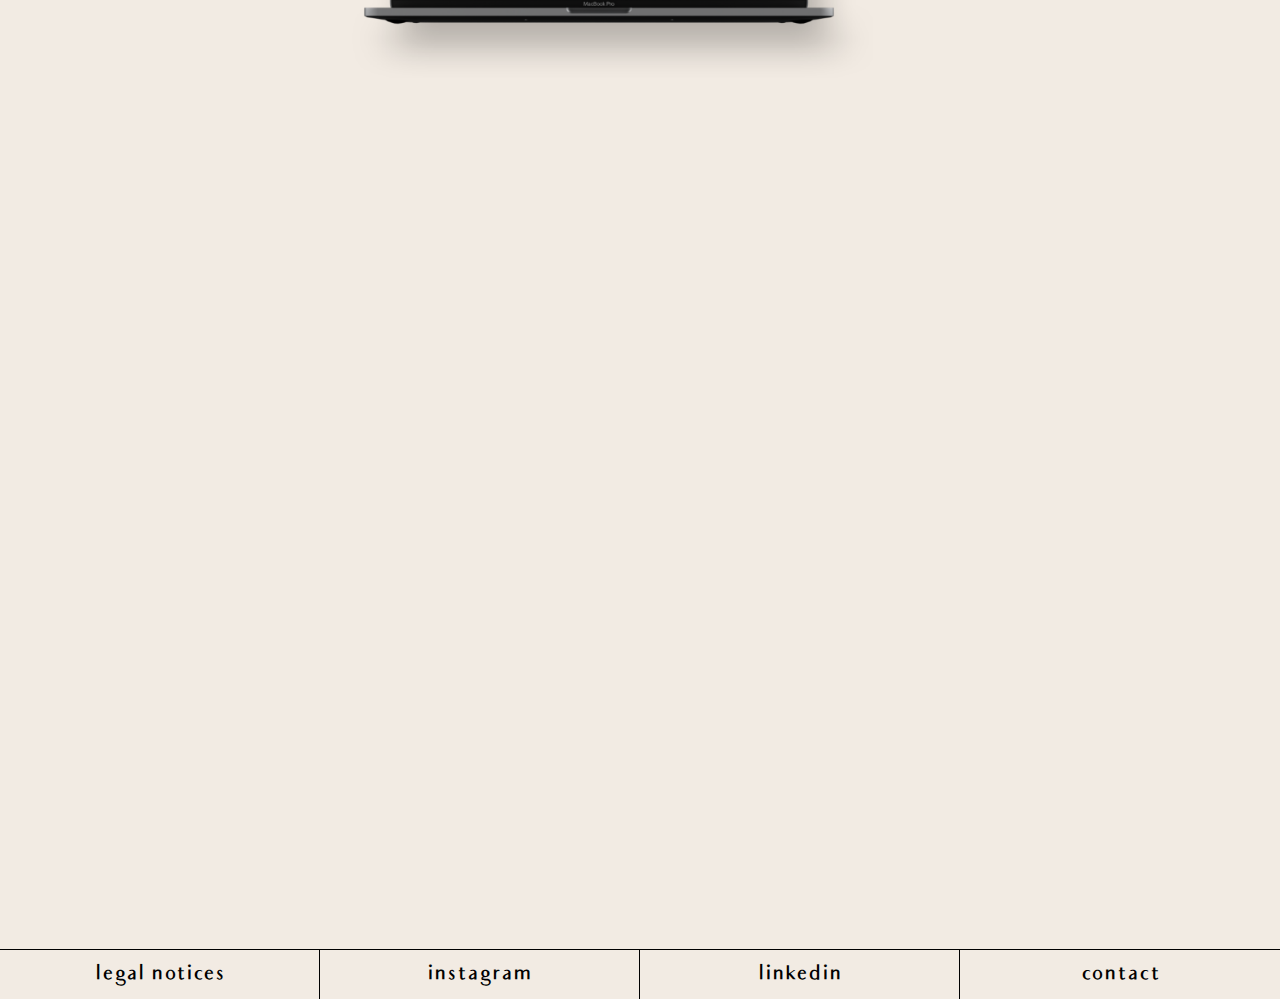
<file: works.html>
<!doctype html>
<html lang="en">
<head>
    <meta charset="UTF-8">
    <meta name="viewport"
          content="width=device-width, user-scalable=no, initial-scale=1.0, maximum-scale=1.0, minimum-scale=1.0">
    <meta http-equiv="X-UA-Compatible" content="ie=edge">
    <title>Works | eucacile</title>

    <link rel="stylesheet" href="./css/styles.css">
    <link rel="stylesheet" href="./css/typography.css">
    <link rel="stylesheet" href="./css/responsive.css">
    <link rel="shortcut icon" type="image/png" href="./img/favicon.png">
    <link href="https://unpkg.com/aos@2.3.1/dist/aos.css" rel="stylesheet">
    <script src="https://unpkg.com/aos@2.3.1/dist/aos.js"></script>

</head>
<body>
<header>
    <a href="index.html"><img src="./img/logo.png" alt="Logo | eucacile"></a>
    <div class="nav-toggle" onclick="document.documentElement.classList.toggle('menu-open')">
        <div class="nav-toggle-bar"></div>
    </div>
    <nav class="menu">
        <ul>
            <li><a href="index.html">Home</a></li>
            <li><a href="about.html">About</a></li>
            <li><a href="works.html">Works</a></li>
            <li><a href="contact.html">Contact</a></li>
        </ul>
    </nav>


</header>

<main style="margin-top: 100px">
    <section data-aos="fade-up" class="discover grid">
        <h1>Discover my projects</h1>
        <img id="i1" src="img/discover.png" alt="discover | eucacile">
        <img id="i2" src="img/works.png" alt="works | eucacile">
        <img id="i3" src="img/myprojects.png" alt="my projects | eucacile">

        <img id="i5" src="img/scroll.png" alt="scroll | eucacile">
    </section>

    <section data-aos="fade-up" class="school grid">
        <h2>some school projects</h2>
        <img id="i8" src="img/largecircle.png" alt="large circle | eucacile">
        <p id="p1">realized during my academic years or for intership research, these projects encouraged me to work with a defined set of specifications.</p>
        <a href="verax.html" id="a1"><img src="img/projectverax.png" alt="verax project | eucacile"></a>
        <a href="lalalab.html" id="a2"><img src="img/projectlalalab.png" alt="lalalab project | eucacile"></a>
        <a href="defi24.html" id="a3"><img src="img/projectdefi24.png" alt="defi24 project | eucacile"></a>
        <img id="i9" src="img/clickme.png" alt="click me | img">
    </section>

    <section data-aos="fade-up" class="othercreations grid">
        <h2>other creations</h2>
        <p>these creations has been made during my free time, either for myself or for external customers.</p>
<!--        <a id="a5" href="eucacile.html"><img src="img/eucacilethumbnail.png" onmouseover="this.src='img/eucacilethumbnail1.png';" onmouseout="this.src='img/eucacilethumbnail.png';" alt="eucacile project | eucacile"></a>-->
<!--        <a id="a6" href="draw.html"><img src="img/projectdraw.png" onmouseover="this.src='img/projectdraw1.png';" onmouseout="this.src='img/projectdraw.png';" alt="draw project | eucacile"></a>-->
<!--        <a id="a7" href="atelier.html"><img src="img/projectab.png" onmouseover="this.src='img/projectab1.png';" onmouseout="this.src='img/projectab.png';" alt="atelier du baron project | eucacile"></a>-->

        <div id="a5"><div class="o1"><img src="img/eucacilethumbnail.png" onclick="window.location.href = 'eucacile.html'" alt="eucacile project | eucacile"></div></div>
        <div id="a6"><div class="o2"><img src="img/projectdraw.png" onclick="window.location.href = 'draw.html'" alt="draw project | eucacile"></div></div>
        <div id="a7"><div class="o3"><img src="img/projectab.png" onclick="window.location.href = 'atelier.html'" alt="atelier du baron project | eucacile"></div></div>

    </section>
</main>

<footer>
    <ul>
        <li id="1"><a href="#">legal notices</a></li>
        <li id="2"><a href="https://www.instagram.com/eucacile2/" target="_blank">instagram</a></li>
        <li id="3"><a href="https://www.linkedin.com/in/claireodt/" target="_blank">linkedin</a></li>
        <li id="4"><a href="mailto:contact@eucacile.fr">contact</a></li>
    </ul>
</footer>
</body>

    <script>
        AOS.init();
    </script>

</html>
</file>
<file: css/styles.css>
html {
        background-color: #F2EBE3;
        background-image: url("../img/background50.png");
        background-attachment: fixed;
        cursor: url('../img/dot.png'), pointer;
        scroll-behavior: smooth;
    }

    ::-webkit-scrollbar-thumb {
        background-color: #C0B097;
        border-radius: 25px;
    }

    ::-webkit-scrollbar {
        background-image: url("../img/background50.png");
        width: 8px;
    }

    ::selection {
        background-color: #C0B097;
        color: #F2EBE3;
    }

    .loader img {
        max-width: 70px;
    }

    .grid {
        display: grid;
        margin-left: 8.75em;
        margin-right: 8.75em;
        grid-template-columns: repeat(12, 1fr);
        grid-gap: 1em;
    }

    body {
        margin: 0;
    }

    img {
        max-width: 100%;
    }

    img:hover {
        opacity: 90%;
        color: #C0B097;
        transition: 0.2s ease-in-out;
    }

    /* ------------------- */
    /* GRILLES PAR SECTION */
    /* ------------------- */

    /* HEADER */

        header {
            display: grid;
            position: fixed;
            margin-left: 8.75em;
            margin-right: 8.75em;
            top: 3.75em;
            grid-template-columns: auto repeat(11, 1fr);
            grid-gap: 1em;
            z-index: 100;
        }

        .header>img {
            grid-column: 1/2;
            width: 100%;
        }

        nav {
            grid-column: 11/13;
            justify-self: end;
        }

        nav ul {
            margin: 0;
            padding: 0;
            margin-block-end: 0;
            margin-block-start: 0;
            padding-inline-start: 0;
        }

        nav li:last-child {
            margin-right: 0;
        }

        main {
            margin-top: 200px;
        }

    /* FOOTER */

        footer {
            margin-top: 100px;
        }

        footer ul {
            list-style-type: none;
            padding: 0;
            border-top: solid black 1px;
            margin-bottom: 0;
            display: grid;
            grid-template-columns: repeat(4, 1fr);
        }

        footer li {
            text-align: center;
            display: inline-block;
            border-right: solid black 1px;
            padding: 10px 0;
        }

        footer li:last-child {
            border: none;
        }

        li#1 {
            grid-column: 1/2;
        }

        li#2 {
            grid-column: 2/3;
        }

        li#3 {
            grid-column: 3/4;
        }

        li#4 {
            grid-column: 4/5;
        }

    /* HOMEPAGE */

        .homepage {
            grid-template-rows: repeat(4, auto);
            margin-bottom: 180px;
        }

        .homepage>img {
            grid-column: 1/4;
            grid-row: 1/5;
            max-width: 100%;
            filter: drop-shadow(2px 2px 3px #A3A3A3);
            z-index: -1;
        }


        .homepage>h1 {
            grid-column: 5/12;
            grid-row: 1/2;
            margin: 0.625em 0 0.625em 0;
        }

        .homepage>h2 {
            grid-column: 7/11;
            grid-row: 2/3;
            margin: 0.469em 0 0.469em 0;
        }

        .homepage>p {
            grid-column: 7/10;
            grid-row: 3/4;
        }

        .homepage>a {
            grid-column: 8/9;
            grid-row: 4/5;
        }

    /* GET TO KNOW ME */

        .gettoknowme {
            grid-template-rows: repeat(7, auto);
        }

        .gettoknowme h2#title1 {
            grid-column: 2/3;
            grid-row: 1/2;
            background-image: url("../img/gettoknowme.png");
            width: 122px;
            height: 184px;
            text-indent: -3333px;
            align-self: start;
            margin-top: 0;
        }

        .gettoknowme img#i2 {
            grid-column: 10/13;
            grid-row: 1/3;
            align-self: end;
            padding-bottom: 40px;
            filter: drop-shadow(1px 1px 2px #A3A3A3);
            z-index: -1;
        }

        .gettoknowme img#i1 {
            grid-column: 8/10;
            grid-row: 2/3;
            align-self: end;
            padding-bottom: 40px;
            filter: drop-shadow(1px 1px 2px #A3A3A3);
            z-index: -1;
        }

        .gettoknowme p#p1 {
            grid-column: 3/7;
            grid-row: 2/3;
            text-align: right;
            margin: 0;
            align-self: end;
        }

        .gettoknowme button#b1 {
            grid-column: 5/7;
            grid-row: 3/4;
            margin-top: 40px;
        }

        .gettoknowme img#i3 {
            grid-column: 1/6;
            grid-row: 4/6;
            margin-top: 100px;
            filter: drop-shadow(1px 1px 2px #A3A3A3);
            z-index: -1;
            opacity: 90%;
            color: #C0B097;
            transition: 0.2s ease-in-out;
        }

        .gettoknowme h2#title2 {
            grid-column: 7/10;
            grid-row: 4/5;
            align-self: end;
            margin: 200px 0 0 0;
        }

        .gettoknowme p#p2 {
            grid-column: 7/11;
            grid-row: 5/6;
            margin-bottom: 40px;
        }

        .gettoknowme button#b2 {
            grid-column: 7/10;
            grid-row: 6/7;
        }

    /* LET'S WORK TOGETHER */

        .letswork {
            grid-template-rows: repeat(5, auto);
            margin-top: 200px;
        }

        .letswork>img {
            grid-column: 3/9;
            grid-row: 1/5;
            z-index: -2;
        }

        .letswork>h2 {
            grid-column: 4/8;
            grid-row: 1/2;
            text-align: center;
            margin: 0;
            align-self: end;
        }

        .letswork>p {
            grid-column: 4/8;
            grid-row: 2/3;
            margin: 0;
            text-align: center;
        }

        .letswork>form {
            grid-column: 4/8;
            grid-row: 3/6;
        }

        .yourname input {
            width: 100%;
        }

        .email input {
            width: 100%;
        }

        .message textarea {
            width: 100%;
            resize: none;
        }

    /* STAY IN TOUCH */

        .stayintouch {
            grid-template-rows: repeat(6, auto);
        }

        .stayintouch #title1 {
            grid-column: 2/6;
            grid-row: 1/2;
            background-image: url("../img/stayintouch.png");
            width: 432px;
            height: 131px;
            text-indent: -3333px;
            margin: 0;
        }

        .stayintouch #i1 {
            grid-column: 9/13;
            grid-row: 1/7;
            filter: drop-shadow(1px 1px 2px #A3A3A3);
            z-index: -1;
        }

        .stayintouch p {
            grid-column: 1/8;
            grid-row: 2/3;
            margin: 0;
        }

        .stayintouch form {
            grid-row: 3/7;
            grid-column: 1/8;
        }

        #form{
            width: 35vw;
            display: flex;
            flex-direction: column;
        }

        .inf{
            width: 100%;
            display: flex;
            flex-direction: row;
            justify-content: space-between;
        }

        .chose  select {
            width: 100%;
            margin-bottom: 0;
        }

        .text textarea {
            width: 98%;
            resize: none;
        }

        .divBoutton{
            width:100%;
            display: flex;
            flex-direction: row;
            justify-content: flex-end;
        }

        #send:hover{
            background-color: transparent;
            font-size: 1.563em;
            color: black;
            border: solid black 1px;
            margin-bottom: 20px;
            border-radius: 20px 5px 20px 5px;
            cursor: pointer;
        }

    /* ABOUT */

        .moreaboutme {
            grid-template-rows: 50px auto auto auto auto;
        }

        .moreaboutme h1#title1 {
            grid-column: 3/7;
            grid-row: 4/6;
            width: 450px;
            height: 91px;
            text-indent: -3333px;
            background-image: url("../img/moreaboutme.png");
            justify-self: right;
            margin: 20px 0 0 0;
        }

        .moreaboutme #i1 {
            grid-column: 1/4;
            grid-row: 1/6;
            filter: drop-shadow(1px 1px 2px #A3A3A3);
            z-index: -2;
        }

        .moreaboutme #i2 {
            grid-column: 3/7;
            grid-row: 2/4;
            filter: drop-shadow(1px 1px 2px #A3A3A3);
            z-index: -1;
            align-self: end;
        }

        .moreaboutme #title2 {
            grid-column: 8/11;
            grid-row: 2/3;
            margin: 0;
            align-self: end;
        }

        .moreaboutme p {
            grid-column: 8/12;
            grid-row: 3/4;
            margin: 0;
        }

        .moreaboutme #i3 {
            grid-column: 9/11;
            grid-row: 5/6;
            justify-self: center;
            align-self: end;
        }

    /* MY STORY */

        .mystory {
            grid-template-rows: repeat(8, auto);
            margin-top: 250px;
        }

        .mystory #title3 {
            grid-column: 3/7;
            grid-row: 1/2;
            align-self: end;
        }

        .mystory #i4 {
            grid-column: 9/12;
            grid-row: 1/3;
            filter: drop-shadow(1px 1px 2px #A3A3A3);
            z-index: -1;
        }

        .mystory #p2 {
            grid-column: 2/6;
            grid-row: 2/3;
        }

        .mystory #i5 {
            grid-row: 2/4;
            grid-column: 8/11;
            z-index: -2;
            align-self: end;
            margin-bottom: 60px;
            justify-self: center;
        }

        .mystory #i6 {
            grid-row: 4/5;
            grid-column: 4/6;
        }

        .mystory #p3 {
            grid-column: 5/9;
            grid-row: 5/6;
            margin-bottom: 200px;
        }

        .mystory #i7 {
            grid-column: 2/6;
            grid-row: 6/9;
            filter: drop-shadow(1px 1px 2px #A3A3A3);
            z-index: -1;
        }

        .mystory #title4 {
            grid-column: 8/10;
            grid-row: 6/7;
            align-self: end;
        }

        .mystory #p4 {
            grid-column: 7/12;
            grid-row: 7/8;
        }

        .mystory button {
            grid-column: 9/12;
            grid-row: 8/9;
            height: 59px;
        }

    /* DISCOVER */

        .discover {
            grid-template-rows: repeat(2,auto);
        }

        .discover h1  {
            width: 0;
            height: 0;
            text-indent: -3333px;
        }

        .discover #i1 {
            grid-row: 1/2;
            grid-column: 4/5;
            align-self: end;
        }

        .discover #i2 {
            grid-row: 1/2;
            grid-column: 5/9;
            align-self: end;
            justify-self: center;
            filter: drop-shadow(1px 1px 2px #A3A3A3);
            z-index: -1;
        }

        .discover #i3 {
            grid-row: 1/2;
            grid-column: 9/10;
            align-self: end;
        }

        .discover #i5 {
            grid-row: 2/3;
            grid-column: 6/8;
            justify-self: center;
            margin-top: 30px;
        }

        /* SCHOOL SECTION */

        .school {
            margin-top: 250px;
            grid-template-rows: repeat(5, auto);
        }

        .school #i8 {
            grid-column: 2/12;
            grid-row: 1/5;
            z-index: -2;
            justify-self: center;
        }

        .school h2 {
            grid-column: 6/8;
            grid-row: 2/3;
            width: 302px;
            height: 118px;
            text-indent: -3333px;
            background-image: url("../img/someschoolprojects.png");
            margin: 0 0 20px 0;
            align-self: end;
        }

        .school #a1 {
            grid-column: 3/5;
            grid-row: 1/4;
            align-self: start;
        }

        .school #a2 {
            grid-column: 10/12;
            grid-row: 2/5;
            align-self: start;
        }

        .school p {
            grid-column: 5/9;
            grid-row: 3/4;
            margin-bottom: 20px;
        }

        .school #a3 {
            grid-column: 4/9;
            grid-row: 4/6;
            justify-self: center;
        }

        .school #i9 {
            grid-column: 12/13;
            grid-row: 2/4;
            align-self: center;
        }

        /* OTHER CREATIONS */

        .othercreations {
            grid-template-rows: repeat(3, auto);
            /*grid-template-columns: repeat(3,auto) repeat(6, 1fr) repeat(3, auto);*/
            margin-top: 200px;
        }

        .othercreations h2 {
            width: 436px;
            height: 124px;
            text-indent: -3333px;
            background-image: url("../img/othercreations.png");
            margin: 0 0 20px 0;
            grid-row: 1/2;
            grid-column: 5/9;
            justify-self: center;
        }

        .othercreations p {
            grid-row: 2/3;
            grid-column: 5/9;
            justify-self: center;
            margin-bottom: 70px;
        }

        .othercreations #a5 {
            background-color: #C0B097;
            padding: 20px;
            border-radius: 0 0 0 70px;
            filter: drop-shadow(1px 1px 2px #A3A3A3);
            z-index: -1;
            grid-row: 3/4;
            grid-column: 4/6;
            display: grid;
            justify-content: center;
            align-items: center;
            width: 214px;
            height: 214px;
        }

        #a5 img {
            width: 95%;
            display: block;
            margin: auto;
        }

        #a5 img:hover {
            width: 100%;
            display: block;
            margin: auto;
            transition: all 1s;
        }

        .o2, .o2, .o3 {
            width: 100%;
            height: 100%;
            display: grid;
            justify-content: center;
            align-items: center;
        }


        .othercreations #a6 {

            background-color: #E5D9C1;
            padding: 20px;
            filter: drop-shadow(1px 1px 2px #A3A3A3);
            z-index: -1;
            grid-row: 3/4;
            grid-column: 6/8;
            display: grid;
            justify-content: center;
            align-items: center;
            width: 214px;
            height: 214px;
        }

        #a6 img {
            width: 95%;
            display: block;
            margin: auto;
        }

        #a6 img:hover {
            width: 100%;
            display: block;
            margin: auto;
        }

        .othercreations #a7 {
            background-color: #262521;
            padding: 20px;
            border-radius: 0 70px 0 0;
            filter: drop-shadow(1px 1px 2px #A3A3A3);
            z-index: -1;
            grid-row: 3/4;
            grid-column: 8/10;
            display: grid;
            justify-content: center;
            align-items: center;
            width: 214px;
            height: 214px;
        }

        #a7 img {
            width: 95%;
            display: block;
            margin: auto;
        }

        #a7 img:hover {
            width: 100%;
            display: block;
            margin: auto;
        }

        .othercreations a>img {
            -webkit-transition: ease-in-out 1s;
            -moz-transition: ease-in-out 1s;
            -o-transition: ease-in-out 1s;
            transition: ease-in-out 1s;
        }

    /* ------------ */
    /* PAGES PROJET */
    /* ------------ */

        /* SECTION PROJECTINFO */

        .projectinfo {
            grid-template-rows: 360px auto auto auto;
        }

        .projectinfo>figure>img {
            position: fixed;
            top: 0;
            left: 0;
            z-index: -1;
        }

        .projectinfo h1 {
            grid-row: 2/3;
            grid-column: 1/6;
        }

        .projectinfo h2 {
            grid-row: 3/4;
            grid-column: 1/6;
        }

        .projectinfo p {
            grid-row: 4/5;
            grid-column: 1/6;
        }

        .mockup {
            justify-self: center;
            position: absolute;
            top: -390px;
        }

        .mockup img {
            grid-column: 7/10;
        }

        section.frame {
            position: fixed;
            right: 140px;
        }

        .frame #a1 {
            width: 232px;
            height:232px;
            background-image: url("../img/aside1.png");
            background-position: right top;
            background-repeat: no-repeat;
            justify-self: right;
            padding-bottom: 15px;
        }

        .frame #a2 {
            width: 232px;
            height:232px;
            background-image: url("../img/aside2.png");
            background-position: right top;
            background-repeat: no-repeat;
            justify-self: right;
            align-self: start;
            padding-bottom: 15px;
        }

        .frame #a3 {
            width: 232px;
            height:232px;
            background-image: url("../img/aside3.png");
            background-position: right top;
            background-repeat: no-repeat;
            justify-self: right;
            align-self: start;
        }

        section.frame {
            top: 185px;
        }

        .frame #a4 {
            position: relative;
            top: 5px;
            left: -102px;
        }

        .frame #a5 {
            position: relative;
            top: 65px;
            left: -102px;
        }

        .frame #a6 {
            position: relative;
            top: 105px;
            left: -102px;
        }

        .frame #a7 {
            position: relative;
            top: -75px;
            right: -60px;
        }

        .bottom {
            display: none;
        }

        .frame #a8 {
            position: relative;
            top: 43px;
            right: 69px;
        }

        .frame #a9 {
            position: relative;
            left: -102px;
            top: 17px;
        }

        /* CARROUSEL */

        .carrousel {
            width: 634px;
            height: 705px;
            overflow: hidden;
        }

        .images {
            margin: 0;
            padding: 0;
            height: 603px;
            width: 3170px;
        }

        .images li {
            width: 634px;
            height: 603px;
            margin: 0;
            padding: 0;
            list-style: none;
            display: inline-block;
        }

        ul.pagination {
            list-style: none;
            padding: 0;
            margin: 0;
        }

        li.precedente {
            cursor: pointer;
            padding-right: 10px;
        }

        li.suivante {
            cursor: pointer;
            padding-left: 10px;
        }

        .pagination li {
            display: inline;
        }

        .carrouselproject {
            grid-template-rows: repeat(3,auto);
            justify-self: start;
            margin-top: -90px;
        }

        .carrousel {
            grid-column: 7/12;
            grid-row: 1/3;
            justify-self: center;
            margin-bottom: 20px;
            z-index: -1;
        }

        .carrouselproject .pagination {
            grid-column: 8/11;
            justify-self: center;
            align-self: center;
        }

        .images #t1 {
            width: 299px;
            height:109px;
            background-image: url("../img/visualmoodboard.png");
            background-position: right top;
            background-repeat: no-repeat;
            text-indent: -3333px;
            margin: auto;
        }

        .images #t2 {
            width: 252px;
            height:109px;
            background-image: url("../img/logosearch.png");
            background-position: right top;
            background-repeat: no-repeat;
            text-indent: -3333px;
            margin: auto;
        }

        .images h3#t3 {
            width: 376px;
            height:109px;
            background-image: url("../img/instafeedpreview.png");
            background-position: right top;
            background-repeat: no-repeat;
            text-indent: -3333px;
            margin: auto;
        }

        #dot {
            margin-bottom: 10px;
        }

        .images #t4 {
            width: 370px;
            height:109px;
            background-image: url("../img/thegreatwave.png");
            background-position: right top;
            background-repeat: no-repeat;
            text-indent: -3333px;
            margin: auto;
        }

        .images #t5 {
            width: 378px;
            height:109px;
            background-image: url("../img/girlandmoon.png");
            background-position: right top;
            background-repeat: no-repeat;
            text-indent: -3333px;
            margin: auto;
        }

        .images #t6 {
            width: 148px;
            height:109px;
            background-image: url("../img/spiritghost.png");
            background-position: right top;
            background-repeat: no-repeat;
            text-indent: -3333px;
            margin: auto;
        }

        .images #t7 {
            width: 154px;
            height:109px;
            background-image: url("../img/logocards.png");
            background-position: right top;
            background-repeat: no-repeat;
            text-indent: -3333px;
            margin: auto;
        }
</file>
<file: css/typography.css>
.html {
        font-size: 16px;
    }

    /* ----- */
    /* FONTS */
    /* ----- */

    @font-face {
        font-family: Quentin; src: url('./fonts/Quentin.otf');
    }
    @font-face {
        font-family: SpinWerad; src: url('./fonts/spinwerad.ttf');
    }
    @font-face {
        font-family: Forum; src: url('./fonts/Forum-Regular.ttf');
    }
    @font-face {
        font-family: Audrey; src: url('./fonts/Audrey-Normal.otf');
    }
    @font-face {
        font-family: Audrey; font-weight: bold; src: url('./fonts/Audrey-Medium.otf');
    }



    /* ---------------- */
    /* TYPOGRAPHY STYLE */
    /* ---------------- */

    h1 {
        font-family: SpinWerad, sans-serif;
        font-size: 3.125em;
        text-transform: uppercase;
        margin: 0;
    }

    .quentin {
        font-family: Quentin, sans-serif;
        text-transform: none;
    }

    h2 {
        font-family: SpinWerad, sans-serif;
        font-size: 2.5em;
        margin: 0;
    }

    h3 {
        font-family: SpinWerad, sans-serif;
        font-size: 2.188em;
        margin: 0;
    }

    p {
        font-family: Forum, sans-serif;
        font-size: 1.875em;
        margin: 0;
    }

    nav ul {
        list-style-type: none;
        padding-left: 0;
        writing-mode: vertical-lr;
        text-orientation: sideways;
    }

    nav a {
        font-family: Audrey, sans-serif;
        font-weight: bold;
        font-size: 1.875em;
        color: black;
        text-decoration: none;
        transition: 0.3s ease-in-out;
    }

    nav a:hover {
        letter-spacing: 2px;
        transition: 0.3s ease-in-out;
    }

    nav li {
        text-align: left;
        margin-right: 2.125em;

    }

    button {
        font-family: Audrey, sans-serif;
        font-weight: bold;
        font-size: 1.563em;
        text-transform: uppercase;
        background-color: transparent;
        border: solid black 1px;
        padding: 15px 20px 12px 20px;
        -webkit-transition: ease-in-out 0.5s;
    }

    button:hover {
        background-color: black;
        color: #F2EBE3;
        -webkit-transition: ease-in-out 0.5s;
        border-radius: 20px 5px 20px 5px;
        cursor: pointer;
    }

    input, textarea {
        background-color: transparent;
        font-family: Audrey, sans-serif;
        font-size: 1.563em;
        padding: 5px 0 5px 15px;
        border: solid black 1px;
        margin-bottom: 20px;
    }

    input#send {
        font-family: Audrey, sans-serif;
        background-color: black;
        color: #F2EBE3;
        -webkit-transition: ease-in-out 0.5s;
        padding: 10px 15px 7px 15px;
    }

    input#send:hover {
        background-color: transparent;
        font-size: 1.563em;
        color: black;
        border: solid black 1px;
        margin-bottom: 20px;
        border-radius: 20px 5px 20px 5px;
        cursor: pointer;
    }

    footer a {
        font-family: Audrey, sans-serif;
        font-size: 1.563em;
        font-weight: bold;
        text-decoration: none;
        color: black;
        transition: 0.3s ease-in-out;
    }

    footer a:hover {
        letter-spacing: 2px;
        transition: 0.3s ease-in-out;
    }

    select {
        font-family: 'Audrey', sans-serif;
        font-size: 1.563em;
        background-color: transparent;
        border: solid black 1px;
        color: grey;
        padding: 5px 15px 5px 15px;
        margin-bottom: 20px;
    }

    .projectinfo h1 {
        font-size: 3em;
        position: fixed;
        top: 64vh;
        left: 140px;
    }

    .projectinfo h2 {
        font-size: 2em;
        position: fixed;
        top: 71.5vh;
        left: 140px;
    }

    .projectinfo p {
        font-size: 1.5em;
        position: fixed;
        left:140px;
        top: 78vh;
        max-width: 630px;
    }

    .projectinfo figcaption {
        position: fixed;
        left: 390px;
        top: 518px;
    }

    .frame ul {
        position: relative;
        top: -75px;
        font-family: Forum, sans-serif;
        font-size: 1.125em;
        list-style-type: none;
        margin: 0 50px 0 70px;
        padding: 0;
    }

    button.bproj {
        width: 120px;
        font-size: 0.625em;
        padding: 5px 8px 2px 8px;
        background-color: black;
        color: white;
        font-weight: normal;
        margin-bottom: 10px;
    }

    button.bproj:hover {
        border-radius: 10px 2px 10px 2px;
        background-color: transparent;
        border: solid 1px black;
        color: black;
    }
</file>
<file: css/responsive.css>
/* ---------------- */
/* RESPONSIVE PHONE */
/* ---------------- */

    @media (max-width: 490px) {

        .grid {
            margin-left: 1em;
            margin-right: 1em;
            grid-template-columns: repeat(6, 1fr);
            grid-gap: 0.5em;
        }

        h1 {
            font-size: 2em;
            text-align: center;
        }

        h2 {
            font-size: 1.5em;
        }

        h3 {
            font-size: 1.4em;
        }

        p {
            font-size: 1.375em;
        }

        button, input#send {
            font-size: 1em;
            padding: 10px 15px 7px 15px;
        }

        /* HEADER */

        header {
            margin: 0;
            display: block;
            position: relative;
            width: 100vw;
        }

        main {
            margin-top: 120px;
        }

        header a {
            display: flex;
            margin: auto;
            align-content: center;
            justify-content: center;
        }

        .nav-toggle {
            width: 28px;
            height: 30px;
            position: absolute;
            top: 1.1em;
            right: 3em;
            display: flex;
            align-items: center;
            justify-content: center;
            z-index: 2;
        }

        .nav-toggle-bar, .nav-toggle-bar::before, .nav-toggle-bar::after {
            content: "";
            background-color: #262521;
            width: 100%;
            height: 2px;
            position: absolute;
            left: 0;
            transition: all .4s ease-in-out;
        }

        .nav-toggle-bar::before {
            top: -10px;
        }

        .nav-toggle-bar::after {
            top: 10px;
        }

        .menu-open .nav-toggle-bar {
            transform: rotate(135deg);
        }

        .menu-open .nav-toggle-bar::before,
        .menu-open .nav-toggle-bar::after {
            transform: rotate(90deg);
            top: 0;
        }

        .menu {
            background-color: #F2EBE3;
            background-image: url("../img/background50.png");
            background-attachment: fixed;
            position: fixed;
            top:0;
            left:0;
            bottom: 0;
            right: 0;
            display: flex;
            align-items: center;
            justify-content: center;
            transform: translateX(100vw);
            transition: all 0.5s;
            z-index: 1;
        }

        .menu-open .menu {
            transform: translateX(0);
        }

        .menu-open, .menu-open body {
            overflow: hidden;
        }

        nav ul {
            writing-mode: initial;
            text-orientation: initial;
        }

        nav li {
            margin-bottom: 30px;
            transform: translateX(30px);
            opacity: 0;
            transition: all .3s ease-in-out;
        }

        .menu-open nav li {
            transform: translateX(0);
            opacity: 1;
        }

        .menu-open nav li:nth-child(n+1) {transition-delay: .3s;}
        .menu-open nav li:nth-child(n+2) {transition-delay: .35s;}
        .menu-open nav li:nth-child(n+3) {transition-delay: .4s;}

        /* HOMEPAGE */

        .homepage {
            grid-template-rows: repeat(5, auto);
            margin-bottom: 50px;
        }

        .homepage h1 {
            grid-column: 1/7;
            grid-row: 1/2;
        }

        .homepage img {
            grid-row: 2/3;
            grid-column: 2/6;
            margin-bottom: 10px;
        }

        .homepage h2 {
            grid-row: 3/4;
            grid-column: 1/7;
            text-align: center;
        }

        .homepage p {
            grid-row: 4/5;
            grid-column: 1/7;
        }

        .homepage a {
            margin-top: 20px;
            grid-column: 3/5;
            grid-row:5/6;
            justify-self: center;
        }

        .homepage a>img {
            width: 25px;
        }

        /* GET TO KNOW ME */

        .gettoknowme {
            grid-template-rows: repeat(8,auto);
        }

        .gettoknowme h2#title1 {
            background-image: none;
            text-indent: 0;
            width: auto;
            height: auto;
            grid-row: 1/2;
            grid-column: 1/7;
            text-align: center;
            margin: 0.469em 0 0.469em 0;
        }

        .gettoknowme img#i1 {
            grid-column: 1/4;
            grid-row: 2/3;
            padding: 0 0 20px 0;
        }

        .gettoknowme img#i2 {
            grid-column: 4/7;
            grid-row: 2/3;
            padding: 0 0 20px 0;
        }

        .gettoknowme p#p1 {
            grid-row: 3/4;
            grid-column: 1/7;
            text-align: left;
        }

        .gettoknowme button#b1 {
            grid-row: 4/5;
            grid-column: 2/6;
            margin-top: 20px;
            justify-self: center;
        }

        .gettoknowme img#i3 {
            grid-column: 1/7;
            grid-row: 5/6;
            margin-top: 70px;
        }

        .gettoknowme h2#title2 {
            grid-row: 6/7;
            grid-column: 1/7;
            margin: 0.469em 0 0.469em 0;
            text-align: center;
        }

        .gettoknowme p#p2 {
            grid-row: 7/8;
            grid-column: 1/7;
        }

        .gettoknowme button#b2 {
            grid-row: 8/9;
            grid-column: 2/6;
            margin-top: 20px;
        }

        /* LET'S WORK TOGETHER */

        .letswork {
            grid-template-rows: repeat(3,auto);
            margin-top: 70px;
        }

        .letswork h2 {
            grid-column: 1/7;
            grid-row: 1/2;
        }

        .letswork img {
            grid-column: 1/7;
            grid-row: 1/4;
        }

        .letswork p {
            grid-column: 1/7;
            grid-row: 2/3;
        }

        .letswork form {
            margin-top: 30px;
            grid-row: 3/4;
            grid-column: 1/7;
        }

        input, textarea, select {
            font-size: 1.2em;
        }

        footer {
            margin-top: 50px;
        }

        footer a {
            font-size: 1em;
            font-weight: normal;
        }

        /* STAY IN TOUCH */

        .stayintouch {
            grid-template-rows: repeat(4, auto);
        }

        .stayintouch #title1 {
            grid-column: 1/7;
            grid-row: 1/2;
            width: auto;
            background-size: 80vw;
            background-repeat: no-repeat;
            background-position: center;
        }

        .stayintouch #i1 {
            grid-column: 1/7;
            grid-row: 2/3;
            max-width: 90vw;
            margin-bottom: 20px;
        }

        .stayintouch #p1 {
            grid-column: 1/7;
            grid-row: 3/4;
            margin-bottom: 20px;
        }

        .stayintouch form {
            grid-column: 1/7;
            grid-row: 4/5;
        }

        /* ABOUT */

        .moreaboutme {
            grid-template-rows: repeat(6,auto);
        }

        .moreaboutme h1#title1 {
            background-image: none;
            text-indent: 0;
            width: auto;
            height: auto;
            grid-row: 1/2;
            grid-column: 1/7;
            justify-self: center;
            margin: 0.469em 0 0.469em 0;
        }

        .moreaboutme img#i1 {
            grid-column: 1/4;
            grid-row: 2/4;
            padding: 15px 0 15px 0;
        }

        .moreaboutme img#i2 {
            grid-column: 3/7;
            grid-row: 2/4;
            align-self: center;
        }

        .moreaboutme h2#title2{
            grid-column: 1/7;
            text-align: center;
            grid-row: 4/5;
            margin: 0.469em 0 0.469em 0;
        }

        .moreaboutme p#p1 {
            grid-column: 1/7;
            grid-row: 5/6;
            padding-bottom: 15px;
        }

        .moreaboutme img#i3 {
            width: 25px;
            grid-column: 2/6;
            grid-row: 6/7;
            justify-self: center;
        }

        .mystory {
            margin-top: 70px;
            grid-template-rows: repeat(10,auto);
        }

        .mystory img#i4 {
            grid-column: 2/6;
            grid-row: 1/3;
            padding-bottom: 60px;
        }

        .mystory img#i5 {
            grid-column: 1/5;
            grid-row: 2/3;
            align-self: end;
            margin-bottom: 0;
        }

        .mystory h3#title3 {
            grid-row: 3/4;
            grid-column: 1/7;
            margin: 0.469em 0 0.469em 0;
            text-align: center;
        }

        .mystory p#p2 {
            grid-row: 4/5;
            grid-column: 2/6;
            margin-bottom: 50px;
        }

        .mystory img#i6 {
            grid-row: 5/6;
            grid-column: 3/4;
            margin-bottom: 15px;
        }

        .mystory p#p3 {
            grid-row: 6/7;
            grid-column: 2/6;
            margin-bottom: 70px;
        }

        .mystory img#i7 {
            grid-row: 7/8;
            grid-column: 1/7;
            margin-bottom: 40px;
        }

        .mystory h3#title4 {
            grid-row: 8/9;
            grid-column: 1/7;
            text-align: center;
            margin: 0.469em 0 0.469em 0;
        }

        .mystory p#p4 {
            grid-row: 9/10;
            grid-column: 2/6;
        }

        .mystory button {
            grid-row: 10/11;
            grid-column: 2/6;
            margin-top: 35px;
        }

        /* WORKS */

        .discover {
            grid-template-rows: repeat(2,auto);
        }

        .discover img#i2 {
            grid-column: 2/6;
            grid-row: 1/2;
        }

        .discover img#i1 {
            grid-column: 1/2;
            grid-row: 1/2;
            align-self: end;
        }

        .discover img#i3 {
            grid-column: 6/7;
            grid-row: 1/2;
            align-self: end;
        }

        .discover img#i5 {
            grid-column: 3/5;
            grid-row: 2/3;
            justify-self: center;
            max-width: 80px;
        }

        .school {
            margin-top: 100px;
            grid-template-rows: repeat(6,auto);
        }

        .school h2 {
            grid-column: 2/6;
            grid-row: 1/2;
        }

        .school img#i8 {
            grid-column: 1/7;
            grid-row: 1/7;
        }

        .school p#p1 {
            grid-column: 2/6;
            grid-row: 2/3;
            justify-self: center;
            text-align: center;
        }

        .school a#a1 {
            grid-column: 2/6;
            grid-row: 3/4;
            justify-self: center;
        }

        .school a#a2 {
            grid-column: 2/6;
            grid-row: 4/5;
            justify-self: right;
        }

        .school a#a3 {
            grid-column: 1/7;
            grid-row: 5/6;
            justify-self: center;
        }

        .school img#i9 {
            grid-column: 5/7;
            grid-row: 3/4;
            padding-left: 20px;
            align-self: center;
        }

        .othercreations {
            margin-top: 100px;
            grid-template-rows: repeat(5,auto);
        }

        .othercreations h2 {
            grid-column: 1/7;
            grid-row: 1/2;
            max-width: 100%;
        }

        .othercreations p {
            grid-column: 1/7;
            margin-bottom: 50px;
            grid-row: 2/3;
        }

        .othercreations #a5 {
            grid-column: 1/7;
            grid-row: 3/4;
            justify-self: center;
            padding-bottom: 20px;
        }

        .othercreations #a6 {
            grid-column: 1/7;
            grid-row: 4/5;
            justify-self: center;
            padding-bottom: 20px;
        }

        .othercreations #a7 {
            grid-column: 1/7;
            grid-row: 5/6;
            justify-self: center;
        }

        .othercreations #a5>img, .othercreations #a7>img {
            border-radius: 0;
        }
    }

    @media (min-width: 491px) and (max-width: 600px) {

        .grid {
            margin-left: 2em;
            margin-right: 2em;
            grid-template-columns: repeat(6, 1fr);
            grid-gap: 0.5em;
        }

        h1 {
            font-size: 2em;
            text-align: center;
        }

        h2 {
            font-size: 1.5em;
        }

        p {
            font-size: 1.3em;
        }

        button, input#send {
            font-size: 1.2em;
            padding: 12px 17px 9px 17px;
        }

        /* HEADER */

        header {
            margin: 0;
            display: block;
            position: relative;
            width: 100vw;
        }

        main {
            margin-top: 120px;
        }

        header a {
            display: flex;
            margin: auto;
            align-content: center;
            justify-content: center;
        }

        .nav-toggle {
            width: 28px;
            height: 30px;
            position: absolute;
            top: 1.1em;
            right: 3em;
            display: flex;
            align-items: center;
            justify-content: center;
            z-index: 2;
        }

        .nav-toggle-bar, .nav-toggle-bar::before, .nav-toggle-bar::after {
            content: "";
            background-color: #262521;
            width: 100%;
            height: 2px;
            position: absolute;
            left: 0;
            transition: all .4s ease-in-out;
        }

        .nav-toggle-bar::before {
            top: -10px;
        }

        .nav-toggle-bar::after {
            top: 10px;
        }

        .menu-open .nav-toggle-bar {
            transform: rotate(135deg);
        }

        .menu-open .nav-toggle-bar::before,
        .menu-open .nav-toggle-bar::after {
            transform: rotate(90deg);
            top: 0;
        }

        .menu {
            background-color: #F2EBE3;
            background-image: url("../img/background50.png");
            background-attachment: fixed;
            position: fixed;
            top:0;
            left:0;
            bottom: 0;
            right: 0;
            display: flex;
            align-items: center;
            justify-content: center;
            transform: translateX(100vw);
            transition: all 0.5s;
            z-index: 1;
        }

        .menu-open .menu {
            transform: translateX(0);
        }

        .menu-open, .menu-open body {
            overflow: hidden;
        }

        nav ul {
            writing-mode: initial;
            text-orientation: initial;
        }

        nav li {
            margin-bottom: 30px;
            transform: translateX(30px);
            opacity: 0;
            transition: all .3s ease-in-out;
        }

        .menu-open nav li {
            transform: translateX(0);
            opacity: 1;
        }

        .menu-open nav li:nth-child(n+1) {transition-delay: .3s;}
        .menu-open nav li:nth-child(n+2) {transition-delay: .35s;}
        .menu-open nav li:nth-child(n+3) {transition-delay: .4s;}

        /* HOMEPAGE */

        .homepage {
            grid-template-rows: repeat(5, auto);
            margin-bottom: 50px;
        }

        .homepage h1 {
            grid-column: 1/7;
            grid-row: 1/2;
        }

        .homepage img {
            grid-row: 2/3;
            grid-column: 2/6;
            margin-bottom: 10px;
        }

        .homepage h2 {
            grid-row: 3/4;
            grid-column: 1/7;
            text-align: center;
        }

        .homepage p {
            grid-row: 4/5;
            grid-column: 1/7;
        }

        .homepage a {
            margin-top: 20px;
            grid-column: 3/5;
            grid-row:5/6;
            justify-self: center;
        }

        .homepage a>img {
            width: 35px;
        }

        /* GET TO KNOW ME */

        .gettoknowme {
            grid-template-rows: repeat(8,auto);
        }

        .gettoknowme h2#title1 {
            grid-column: 1/3;
            grid-row: 1/2;
            background-image: url("../img/gettoknowme.png");
            width: 122px;
            height: 184px;
            text-indent: -3333px;
            align-self: start;
            margin-top: 0;
        }

        .gettoknowme img#i1 {
            grid-column: 3/5;
            grid-row: 1/2;
            padding: 0 0 20px 0;
        }

        .gettoknowme img#i2 {
            grid-column: 5/7;
            grid-row: 1/2;
            padding: 0 0 20px 0;
        }

        .gettoknowme p#p1 {
            grid-row: 2/3;
            grid-column: 1/7;
            text-align: left;
        }

        .gettoknowme button#b1 {
            grid-row: 3/4;
            grid-column: 2/6;
            margin-top: 30px;
            justify-self: center;
        }

        .gettoknowme img#i3 {
            grid-column: 1/7;
            grid-row: 5/6;
            margin-top: 0;
            padding-bottom: 20px;
        }

        .gettoknowme h2#title2 {
            grid-row: 4/5;
            grid-column: 1/7;
            margin: 70px 0 0.6em 0;
            text-align: center;
        }

        .gettoknowme p#p2 {
            grid-row: 6/7;
            grid-column: 1/7;
        }

        .gettoknowme button#b2 {
            grid-row: 8/9;
            grid-column: 3/5;
            margin-top: 30px;
        }

        /* LET'S WORK TOGETHER */

        .letswork {
            grid-template-rows: repeat(3,auto);
            margin-top: 70px;
        }

        .letswork h2 {
            grid-column: 2/6;
            margin: 0.6em 0 0.6em 0;
            grid-row: 1/2;
        }

        .letswork img {
            grid-column: 2/6;
            grid-row: 1/4;
        }

        .letswork p {
            grid-column: 2/6;
            grid-row: 2/3;
        }

        .letswork form {
            margin-top: 40px;
            grid-row: 3/4;
            grid-column: 2/6;
        }

        input, textarea, select {
            font-size: 1.4em;
        }

        footer {
            margin-top: 50px;
        }

        footer a {
            font-size: 1.4em;
            font-weight: normal;
        }

        /* STAY IN TOUCH */

        .stayintouch {
            grid-template-rows: repeat(4, auto);
        }

        .stayintouch #title1 {
            grid-column: 1/7;
            grid-row: 1/2;
            width: auto;
            max-width: 100%;
            background-size: 70vw;
            background-repeat: no-repeat;
            background-position: center;
            margin-bottom: 20px;
        }

        .stayintouch #i1 {
            grid-column: 1/7;
            grid-row: 2/3;
            max-width: 70vw;
            margin-bottom: 20px;
            justify-self: center;
        }

        .stayintouch #p1 {
            grid-column: 1/7;
            grid-row: 3/4;
            margin-bottom: 20px;
        }

        .stayintouch form {
            grid-column: 1/7;
            grid-row: 4/5;
        }

        /* ABOUT */

        .moreaboutme {
            grid-template-rows: repeat(6,auto);
        }

        .moreaboutme h1#title1 {
            grid-row: 3/4;
            grid-column: 1/7;
            justify-self: center;
            margin-bottom: 40px;
            max-width: 100%;
        }

        .moreaboutme img#i1 {
            grid-column: 1/4;
            grid-row: 1/4;
            padding: 15px 0 15px 0;
            align-self: end;
            max-width: 100%;
        }

        .moreaboutme img#i2 {
            grid-column: 3/7;
            grid-row: 2/3;
            align-self: center;
            max-width: 100%;
        }

        .moreaboutme h2#title2{
            grid-column: 1/7;
            text-align: center;
            grid-row: 4/5;
            margin: 0.469em 0 0.469em 0;
        }

        .moreaboutme p#p1 {
            grid-column: 2/6;
            grid-row: 5/6;
            padding-bottom: 15px;
        }

        .moreaboutme img#i3 {
            width: 25px;
            grid-column: 2/6;
            grid-row: 6/7;
            justify-self: center;
            max-width: 100%;
        }

        .mystory {
            margin-top: 70px;
            grid-template-rows: repeat(10,auto);
        }

        .mystory img#i4 {
            grid-column: 2/6;
            grid-row: 1/3;
            padding-bottom: 60px;
            max-width: 100%;
        }

        .mystory img#i5 {
            grid-column: 1/5;
            grid-row: 2/3;
            align-self: end;
            margin-bottom: 0;
            max-width: 100%;
        }

        .mystory h3#title3 {
            grid-row: 3/4;
            grid-column: 1/7;
            margin: 0.469em 0 0.469em 0;
            text-align: center;
        }

        .mystory p#p2 {
            grid-row: 4/5;
            grid-column: 2/6;
            margin-bottom: 50px;
        }

        .mystory img#i6 {
            grid-row: 5/6;
            grid-column: 3/4;
            margin-bottom: 15px;
            max-width: 100%;
        }

        .mystory p#p3 {
            grid-row: 6/7;
            grid-column: 2/6;
            margin-bottom: 70px;
        }

        .mystory img#i7 {
            grid-row: 7/8;
            grid-column: 2/6;
            margin-bottom: 40px;
            max-width: 100%;
        }

        .mystory h3#title4 {
            grid-row: 8/9;
            grid-column: 1/7;
            text-align: center;
            margin: 0.469em 0 0.469em 0;
        }

        .mystory p#p4 {
            grid-row: 9/10;
            grid-column: 2/6;
        }

        .mystory button {
            grid-row: 10/11;
            grid-column: 2/6;
            margin-top: 35px;
            max-width: 100%;
        }

        /* WORKS */

        .discover {
            grid-template-rows: repeat(2,auto);
        }

        .discover img#i2 {
            grid-column: 2/6;
            grid-row: 1/2;
        }

        .discover img#i1 {
            grid-column: 1/2;
            grid-row: 1/2;
            align-self: end;
        }

        .discover img#i3 {
            grid-column: 6/7;
            grid-row: 1/2;
            align-self: end;
        }

        .discover img#i5 {
            grid-column: 3/5;
            grid-row: 2/3;
            justify-self: center;
            max-width: 80px;
        }

        .school {
            margin-top: 100px;
            grid-template-rows: repeat(6,auto);
        }

        .school h2 {
            grid-column: 2/6;
            grid-row: 1/2;
            justify-self: center;
        }

        .school img#i8 {
            grid-column: 2/6;
            grid-row: 1/7;
        }

        .school p#p1 {
            grid-column: 1/7;
            grid-row: 2/3;
            justify-self: center;
            text-align: center;
        }

        .school a#a1 {
            grid-column: 2/6;
            grid-row: 3/4;
            justify-self: center;
        }

        .school a#a2 {
            grid-column: 2/6;
            grid-row: 4/5;
            justify-self: right;
        }

        .school a#a3 {
            grid-column: 1/7;
            grid-row: 5/6;
            justify-self: center;
        }

        .school img#i9 {
            grid-column: 5/7;
            grid-row: 3/4;
            padding-left: 20px;
            align-self: center;
        }

        .othercreations {
            margin-top: 100px;
            grid-template-rows: repeat(5,auto);
        }

        .othercreations h2 {
            grid-column: 1/7;
            grid-row: 1/2;
            max-width: 100%;
        }

        .othercreations p {
            grid-column: 1/7;
            margin-bottom: 50px;
            grid-row: 2/3;
        }

        .othercreations #a5 {
            grid-column: 1/7;
            grid-row: 3/4;
            justify-self: center;
            padding-bottom: 20px;
        }

        .othercreations #a6 {
            grid-column: 1/7;
            grid-row: 4/5;
            justify-self: center;
            padding-bottom: 20px;
        }

        .othercreations #a7 {
            grid-column: 1/7;
            grid-row: 5/6;
            justify-self: center;
        }

        .othercreations #a5>img, .othercreations #a7>img {
            border-radius: 0;
        }
    }

    @media (min-width: 601px) and (max-width: 1000px) {

        .grid {
            margin-left: 3em;
            margin-right: 3em;
            grid-template-columns: repeat(9, 1fr);
            grid-gap: 0.5em;
        }

        h1 {
            font-size: 2em;
            text-align: center;
        }

        h2 {
            font-size: 1.7em;
        }

        h3 {
            font-size: 1.5em;
        }

        p {
            font-size: 1.4em;
        }

        button, input#send {
            font-size: 1em;
            padding: 12px 17px 9px 17px;
        }

        /* HEADER */

        header {
            margin: 0;
            display: block;
            position: relative;
            width: 100vw;
        }

        main {
            margin-top: 120px;
        }

        header a {
            display: flex;
            margin: auto;
            align-content: center;
            justify-content: center;
        }

        .nav-toggle {
            width: 28px;
            height: 30px;
            position: absolute;
            top: 1.1em;
            right: 3em;
            display: flex;
            align-items: center;
            justify-content: center;
            z-index: 2;
        }

        .nav-toggle-bar, .nav-toggle-bar::before, .nav-toggle-bar::after {
            content: "";
            background-color: #262521;
            width: 100%;
            height: 2px;
            position: absolute;
            left: 0;
            transition: all .4s ease-in-out;
        }

        .nav-toggle-bar::before {
            top: -10px;
        }

        .nav-toggle-bar::after {
            top: 10px;
        }

        .menu-open .nav-toggle-bar {
            transform: rotate(135deg);
        }

        .menu-open .nav-toggle-bar::before,
        .menu-open .nav-toggle-bar::after {
            transform: rotate(90deg);
            top: 0;
        }

        .menu {
            background-color: #F2EBE3;
            background-image: url("../img/background50.png");
            background-attachment: fixed;
            position: fixed;
            top:0;
            left:0;
            bottom: 0;
            right: 0;
            display: flex;
            align-items: center;
            justify-content: center;
            transform: translateX(100vw);
            transition: all 0.5s;
            z-index: 1;
        }

        .menu-open .menu {
            transform: translateX(0);
        }

        .menu-open, .menu-open body {
            overflow: hidden;
        }

        nav ul {
            writing-mode: initial;
            text-orientation: initial;
        }

        nav li {
            margin-bottom: 30px;
            transform: translateX(30px);
            opacity: 0;
            transition: all .3s ease-in-out;
        }

        .menu-open nav li {
            transform: translateX(0);
            opacity: 1;
        }

        .menu-open nav li:nth-child(n+1) {transition-delay: .3s;}
        .menu-open nav li:nth-child(n+2) {transition-delay: .35s;}
        .menu-open nav li:nth-child(n+3) {transition-delay: .4s;}

        /* HOMEPAGE */

        .homepage {
            grid-template-rows: repeat(4, auto);
            margin-bottom: 100px;
        }

        .homepage h1 {
            grid-column: 4/10;
            grid-row: 1/2;
            margin: 0;
            padding-left: 1.7vw;
        }

        .homepage h2 {
            grid-row: 2/3;
            grid-column: 4/10;
            margin: 0;
            padding-left: 1.7vw;
            text-align: center;
        }

        .homepage img {
            grid-column: 1/4;
            grid-row: 1/5;
        }

        .homepage p {
            grid-column: 4/10;
            grid-row: 3/4;
            padding-left: 1.7vw;
            text-align: center;
        }

        .homepage a {
            grid-column: 7/8;
            grid-row: 4/5;
            padding-left: 1.7vw;
            align-self: end;
        }

        .homepage a>img {
            width: 25px;
        }

        /* GET TO KNOW ME */

        .gettoknowme {
            grid-template-rows: repeat(8,auto);
        }

        .gettoknowme h2#title1 {
            grid-column: 2/5;
            grid-row: 1/2;
            background-image: url("../img/gettoknowme.png");
            background-repeat: no-repeat;
            width: 122px;
            height: 184px;
            text-indent: -3333px;
            justify-self: center;
            margin-top: 0;
        }

        .gettoknowme img#i1 {
            grid-column: 5/7;
            grid-row: 1/2;
            padding: 0 0 40px 0;
        }

        .gettoknowme img#i2 {
            grid-column: 7/9;
            grid-row: 1/2;
            padding: 0 0 50px 0;
        }

        .gettoknowme p#p1 {
            grid-row: 2/3;
            grid-column: 3/9;
            text-align: left;
        }

        .gettoknowme button#b1 {
            grid-row: 3/4;
            grid-column: 4/9;
            margin-top: 30px;
            justify-self: center;
        }

        .gettoknowme img#i3 {
            grid-column: 3/8;
            grid-row: 5/6;
            align-self: center;
            margin-top: 50px;
        }

        .gettoknowme h2#title2 {
            grid-row: 6/7;
            grid-column: 2/9;
            margin: 0.6em 0 0.6em 0;
            text-align: center;
        }

        .gettoknowme p#p2 {
            grid-row: 7/8;
            grid-column: 2/9;
        }

        .gettoknowme button#b2 {
            grid-row: 8/9;
            grid-column: 4/7;
            margin-top: 30px;
        }

        /* LET'S WORK TOGETHER */

            .letswork {
                grid-template-rows: repeat(3,auto);
                margin-top: 70px;
            }

            .letswork h2 {
                grid-column: 2/9;
                margin: 0.6em 0 0.6em 0;
                grid-row: 1/2;
            }

            .letswork img {
                grid-column: 2/9;
                grid-row: 1/4;
            }

            .letswork p {
                grid-column: 2/9;
                grid-row: 2/3;
            }

            .letswork form {
                margin-top: 40px;
                grid-row: 3/4;
                grid-column: 3/8;
            }

            input, textarea, select {
                font-size: 1.4em;
            }

            footer {
                margin-top: 50px;
            }

            footer a {
                font-size: 1.2em;
                font-weight: normal;
            }

        /* STAY IN TOUCH */

        .stayintouch {
            grid-template-rows: repeat(4, auto);
        }

        .stayintouch #title1 {
            grid-column: 1/10;
            grid-row: 1/2;
            max-width: 100%;
            background-repeat: no-repeat;
            margin-bottom: 40px;
            justify-self: center;
        }

        .stayintouch #i1 {
            grid-column: 1/10;
            grid-row: 2/3;
            max-width: 70vw;
            margin-bottom: 40px;
            justify-self: center;
        }

        .stayintouch #p1 {
            grid-column: 2/9;
            grid-row: 3/4;
            margin-bottom: 40px;
        }

        .stayintouch form {
            grid-column: 2/9;
            grid-row: 4/5;
        }

        /* ABOUT */

        .moreaboutme {
            grid-template-rows: repeat(6,auto);
        }

        .moreaboutme h1#title1 {
            grid-row: 3/4;
            grid-column: 1/10;
            margin-bottom: 40px;
            max-width: 100%;
            justify-self: right;
        }

        .moreaboutme img#i1 {
            grid-column: 1/6;
            grid-row: 1/4;
            padding: 15px 0 15px 0;
            align-self: end;
            max-width: 100%;
        }

        .moreaboutme img#i2 {
            grid-column: 3/10;
            grid-row: 2/3;
            align-self: center;
            max-width: 100%;
            justify-self: center;
        }

        .moreaboutme h2#title2{
            grid-column: 1/10;
            text-align: center;
            grid-row: 4/5;
            margin: 0.6em 0 0.6em 0;
        }

        .moreaboutme p#p1 {
            grid-column: 2/9;
            grid-row: 5/6;
            padding-bottom: 30px;
            justify-self: center;
        }

        .moreaboutme img#i3 {
            width: 25px;
            grid-column: 5/6;
            grid-row: 6/7;
            justify-self: center;
            max-width: 100%;
        }

        .mystory {
            margin-top: 100px;
            grid-template-rows: repeat(10,auto);
        }

        .mystory img#i4 {
            grid-column: 3/8;
            grid-row: 1/3;
            padding-bottom: 60px;
            max-width: 100%;
        }

        .mystory img#i5 {
            grid-column: 1/7;
            grid-row: 2/3;
            align-self: end;
            margin-bottom: 0;
            max-width: 100%;
        }

        .mystory h3#title3 {
            grid-row: 3/4;
            grid-column: 1/10;
            margin: 0.469em 0 0.469em 0;
            text-align: center;
        }

        .mystory p#p2 {
            grid-row: 4/5;
            grid-column: 1/6;
            margin-bottom: 50px;
        }

        .mystory img#i6 {
            grid-row: 5/6;
            grid-column: 3/5;
            margin-bottom: 50px;
            width: 50px;
            justify-self: center;
        }

        .mystory p#p3 {
            grid-row: 6/7;
            grid-column: 4/10;
            margin-bottom: 70px;
        }

        .mystory img#i7 {
            grid-row: 7/8;
            grid-column: 3/8;
            margin-bottom: 40px;
            max-width: 100%;
        }

        .mystory h3#title4 {
            grid-row: 8/9;
            grid-column: 1/10;
            text-align: center;
            margin: 0.469em 0 0.469em 0;
        }

        .mystory p#p4 {
            grid-row: 9/10;
            grid-column: 1/10;
        }

        .mystory button {
            grid-row: 10/11;
            grid-column: 3/8;
            margin-top: 35px;
            max-width: 100%;
        }

        /* WORKS */

        .discover {
            grid-template-rows: repeat(2,auto);
        }

        .discover img#i2 {
            grid-column: 3/8;
            grid-row: 1/2;
        }

        .discover img#i1 {
            grid-column: 2/3;
            grid-row: 1/2;
            align-self: end;
        }

        .discover img#i3 {
            grid-column: 8/9;
            grid-row: 1/2;
            align-self: end;
        }

        .discover img#i5 {
            grid-column: 4/7;
            grid-row: 2/3;
            justify-self: center;
            max-width: 80px;
        }

        .school {
            margin-top: 100px;
            grid-template-rows: repeat(6,auto);
        }

        .school h2 {
            grid-column: 3/8;
            grid-row: 1/2;
            justify-self: center;
        }

        .school img#i8 {
            grid-column: 2/9;
            grid-row: 1/7;
        }

        .school p#p1 {
            grid-column: 3/8;
            grid-row: 2/3;
            justify-self: center;
            text-align: center;
        }

        .school a#a1 {
            grid-column: 4/7;
            grid-row: 3/4;
            justify-self: center;
            padding-left: 20px;
        }

        .school a#a2 {
            grid-column: 4/7;
            grid-row: 4/5;
            justify-self: right;
            padding-left: 20px;
        }

        .school a#a3 {
            grid-column: 3/8;
            grid-row: 5/6;
            justify-self: center;
        }

        .school img#i9 {
            grid-column: 7/8;
            grid-row: 3/4;
            padding-left: 20px;
            align-self: center;
        }

        .othercreations {
            margin-top: 100px;
            grid-template-rows: repeat(5,auto);
        }

        .othercreations h2 {
            grid-column: 1/10;
            grid-row: 1/2;
            max-width: 100%;
        }

        .othercreations p {
            grid-column: 3/8;
            margin-bottom: 50px;
            grid-row: 2/3;
        }

        .othercreations #a5 {
            grid-column: 1/10;
            grid-row: 3/4;
            justify-self: center;
            padding-bottom: 30px;
        }

        .othercreations #a6 {
            grid-column: 1/10;
            grid-row: 4/5;
            justify-self: center;
            padding-bottom: 30px;
        }

        .othercreations #a7 {
            grid-column: 1/10;
            grid-row: 5/6;
            justify-self: center;
        }

        .othercreations #a5>img, .othercreations #a7>img {
            border-radius: 0;
        }

    }

    @media (min-width: 801px) and (max-width: 1000px) {
        .grid {
            margin-left: 3em;
            margin-right: 3em;
            grid-template-columns: repeat(9, 1fr);
            grid-gap: 0.5em;
        }

        h1 {
            font-size: 2em;
            text-align: center;
        }

        h2 {
            font-size: 1.7em;
        }

        h3 {
            font-size: 1.5em;
        }

        p {
            font-size: 1.4em;
        }

        button, input#send {
            font-size: 1em;
            padding: 12px 17px 9px 17px;
        }

        footer {
            margin-top: 50px;
        }

        footer a {
            font-size: 1.2em;
            font-weight: normal;
        }

        /* ABOUT */

        .moreaboutme {
            grid-template-rows: repeat(6,auto);
        }

        .moreaboutme h1#title1 {
            grid-row: 3/4;
            grid-column: 5/10;
            margin-bottom: 115px;
            max-width: 100%;
            justify-self: center;
        }

        .moreaboutme img#i1 {
            grid-column: 2/6;
            grid-row: 1/4;
            padding: 15px 0 15px 0;
            align-self: end;
            max-width: 100%;
        }

        .moreaboutme img#i2 {
            grid-column: 3/10;
            grid-row: 2/3;
            align-self: center;
            max-width: 100%;
            justify-self: center;
        }

        .moreaboutme h2#title2{
            grid-column: 1/10;
            text-align: center;
            grid-row: 4/5;
            margin: 1.5em 0 1em 0;
        }

        .moreaboutme p#p1 {
            grid-column: 3/8;
            grid-row: 5/6;
            padding-bottom: 50px;
            justify-self: center;
        }

        .moreaboutme img#i3 {
            width: 35px;
            grid-column: 5/6;
            grid-row: 6/7;
            justify-self: center;
            max-width: 100%;
        }

        .mystory {
            margin-top: 120px;
            grid-template-rows: repeat(10,auto);
        }

        .mystory img#i4 {
            grid-column: 3/8;
            grid-row: 1/3;
            padding-bottom: 60px;
            max-width: 100%;
            justify-self: center;
        }

        .mystory img#i5 {
            grid-column: 1/7;
            grid-row: 2/3;
            align-self: center;
            margin-bottom: 0;
            max-width: 100%;
            justify-self: right;
        }

        .mystory h3#title3 {
            grid-row: 3/4;
            grid-column: 1/10;
            margin: 0 0 0.8em 0;
            text-align: center;
        }

        .mystory p#p2 {
            grid-row: 4/5;
            grid-column: 2/7;
            margin-bottom: 50px;
        }

        .mystory img#i6 {
            grid-row: 5/6;
            grid-column: 4/6;
            margin-bottom: 50px;
            width: 50px;
            justify-self: center;
        }

        .mystory p#p3 {
            grid-row: 6/7;
            grid-column: 3/9;
            margin-bottom: 100px;
        }

        .mystory img#i7 {
            grid-row: 7/8;
            grid-column: 3/8;
            margin-bottom: 40px;
            max-width: 100%;
        }

        .mystory h3#title4 {
            grid-row: 8/9;
            grid-column: 1/10;
            text-align: center;
            margin: 1.2em 0 0.8em 0;
        }

        .mystory p#p4 {
            grid-row: 9/10;
            grid-column: 2/9;
        }

        .mystory button {
            grid-row: 10/11;
            grid-column: 4/7;
            margin-top: 50px;
            max-width: 100%;
        }
    }

    @media (min-width: 1001px) and (max-width: 1200px) {

        .grid {
            margin-left: 3em;
            margin-right: 3em;
            grid-template-columns: repeat(12, 1fr);
            grid-gap: 0.5em;
        }

        h1 {
            font-size: 2.1em;
            text-align: center;
        }

        h2 {
            font-size: 1.8em;
        }

        p {
            font-size: 1.5em;
        }

        button, input#send {
            font-size: 1.2em;
            padding: 14px 19px 11px 19px;
        }

        /* HOMEPAGE */

        .homepage {
            grid-template-rows: repeat(4, auto);
            margin-bottom: 150px;
        }

        .homepage h1 {
            grid-column: 7/13;
            grid-row: 1/2;
            margin: 0;
        }

        .homepage h2 {
            grid-row: 2/3;
            grid-column: 8/13;
            margin: 0;
            text-align: left;
            align-self: center;
        }

        .homepage img {
            grid-column: 1/6;
            grid-row: 1/5;
        }

        .homepage p {
            grid-column: 8/13;
            grid-row: 3/4;
            text-align: left;
            align-self: center;
        }

        .homepage a {
            grid-column: 9/12;
            grid-row: 4/5;
            align-self: end;
            justify-self: center;
        }

        .homepage a>img {
            width: 40px;
        }

        /* GET TO KNOW ME */

        .gettoknowme {
            grid-template-rows: repeat(8,auto);
        }

        .gettoknowme h2#title1 {
            grid-column: 3/6;
            grid-row: 1/2;
            background-image: url("../img/gettoknowme.png");
            background-repeat: no-repeat;
            width: 122px;
            height: 184px;
            text-indent: -3333px;
            justify-self: center;
            margin-top: 0;
        }

        .gettoknowme img#i1 {
            grid-column: 7/9;
            grid-row: 1/2;
            padding: 0 0 40px 0;
        }

        .gettoknowme img#i2 {
            grid-column: 9/12;
            grid-row: 1/2;
            padding: 0 0 50px 0;
        }

        .gettoknowme p#p1 {
            grid-row: 2/3;
            grid-column: 3/11;
            text-align: left;
        }

        .gettoknowme button#b1 {
            grid-row: 3/4;
            grid-column: 6/11;
            margin-top: 40px;
            justify-self: center;
        }

        .gettoknowme img#i3 {
            grid-column: 3/11;
            grid-row: 5/6;
            align-self: center;
            margin-top: 100px;
        }

        .gettoknowme h2#title2 {
            grid-row: 6/7;
            grid-column: 4/10;
            margin: 50px 0 0.6em 0;
            text-align: center;
        }

        .gettoknowme p#p2 {
            grid-row: 7/8;
            grid-column: 4/10;
        }

        .gettoknowme button#b2 {
            grid-row: 8/9;
            grid-column: 5/9;
            margin-top: 30px;
        }

        /* LET'S WORK TOGETHER */

        .letswork {
            grid-template-rows: repeat(3,auto);
            margin-top: 150px;
        }

        .letswork h2 {
            grid-column: 4/10;
            margin: 0.6em 0 0.6em 0;
            grid-row: 1/2;
            text-align: center;
        }

        .letswork img {
            grid-column: 3/11;
            grid-row: 1/4;
        }

        .letswork p {
            grid-column: 4/10;
            grid-row: 2/3;
        }

        .letswork form {
            margin-top: 40px;
            grid-row: 3/4;
            grid-column: 4/10;
        }

        input, textarea, select {
            font-size: 1.4em;
        }

        footer {
            margin-top: 100px;
        }

        footer a {
            font-size: 1.4em;
            font-weight: normal;
        }

        /* STAY IN TOUCH */

        .stayintouch #title1 {
            margin-bottom: 40px;
        }

        .stayintouch p {
            grid-column: 1/7;
            margin-bottom: 40px;
        }

        .stayintouch form {
            grid-column: 2/6;
        }

        .stayintouch #i1 {
            grid-column: 8/13;
            align-self: center;
        }

        /* ABOUT */

        h3#title3, h3#title4 {
            padding-bottom: 20px;
        }

        .moreaboutme img#i3 {
            width: 40px;
        }

        .mystory img#i6 {
            width: 70px;
            padding: 20px 0 20px 0;
            justify-self: center;
        }

        p#p4 {
            padding-bottom: 20px;
        }

        .mystory button {
            padding: 9px 0 10px 0;
        }

    }

    @media (min-width: 1201px) and (max-width: 1500px) {

        .grid {
            margin-left: 5em;
            margin-right: 5em;
            grid-template-columns: repeat(12, 1fr);
            grid-gap: 0.5em;
        }

        h1 {
            font-size: 2.5em;
            text-align: center;
        }

        h2 {
            font-size: 2em;
        }

        p {
            font-size: 1.5em;
        }

        button, input#send {
            font-size: 1.2em;
            padding: 14px 19px 11px 19px;
        }

        /* HOMEPAGE */

        .homepage {
            grid-template-rows: repeat(4, auto);
            margin-bottom: 150px;
        }

        .homepage h1 {
            grid-column: 7/12;
            grid-row: 1/2;
            margin: 0;
        }

        .homepage h2 {
            grid-row: 2/3;
            grid-column: 8/12;
            margin: 0;
            text-align: left;
            align-self: center;
        }

        .homepage img {
            grid-column: 2/6;
            grid-row: 1/5;
        }

        .homepage p {
            grid-column: 8/12;
            grid-row: 3/4;
            text-align: left;
            align-self: center;
        }

        .homepage a {
            grid-column: 9/11;
            grid-row: 4/5;
            align-self: end;
            justify-self: center;
        }

        .homepage a>img {
            width: 40px;
        }

        /* GET TO KNOW ME */

        .gettoknowme {
            grid-template-rows: repeat(8,auto);
        }

        .gettoknowme h2#title1 {
            grid-column: 3/6;
            grid-row: 1/2;
            background-image: url("../img/gettoknowme.png");
            background-repeat: no-repeat;
            width: 122px;
            height: 184px;
            text-indent: -3333px;
            justify-self: center;
            align-self: center;
            margin-top: 0;
        }

        .gettoknowme img#i1 {
            grid-column: 6/8;
            grid-row: 1/2;
            padding: 0 0 40px 0;
        }

        .gettoknowme img#i2 {
            grid-column: 8/11;
            grid-row: 1/2;
            padding: 0 0 50px 0;
        }

        .gettoknowme p#p1 {
            grid-row: 2/3;
            grid-column: 4/11;
            text-align: left;
        }

        .gettoknowme button#b1 {
            grid-row: 3/4;
            grid-column: 6/9;
            margin-top: 40px;
            justify-self: center;
            margin-bottom: 120px;
        }

        .gettoknowme img#i3 {
            grid-column: 1/6;
            grid-row: 4/9;
            align-self: center;
            margin-top: 0;
        }

        .gettoknowme h2#title2 {
            grid-row: 4/5;
            grid-column: 6/13;
            margin: 0.6em 0 0.6em 0;
            text-align: center;
        }

        .gettoknowme p#p2 {
            grid-row: 6/7;
            grid-column: 7/13;
        }

        .gettoknowme button#b2 {
            grid-row: 7/8;
            grid-column: 9/11;
            margin-top: 30px;
        }

        /* LET'S WORK TOGETHER */

        .letswork {
            grid-template-rows: repeat(3,auto);
            margin-top: 150px;
        }

        .letswork h2 {
            grid-column: 4/10;
            margin: 0.6em 0 0.6em 0;
            grid-row: 1/2;
            text-align: center;
        }

        .letswork img {
            grid-column: 3/11;
            grid-row: 1/4;
        }

        .letswork p {
            grid-column: 4/10;
            grid-row: 2/3;
        }

        .letswork form {
            margin-top: 40px;
            grid-row: 3/4;
            grid-column: 4/10;
        }

        input, textarea, select {
            font-size: 1.4em;
        }

        footer {
            margin-top: 100px;
        }

        footer a {
            font-size: 1.5em;
            font-weight: bold;
        }

        /* STAY IN TOUCH */

        .stayintouch #title1 {
            margin-bottom: 40px;
        }

        .stayintouch p {
            grid-column: 1/7;
            margin-bottom: 40px;
        }

        .stayintouch form {
            grid-column: 2/6;
        }

        .stayintouch #i1 {
            grid-column: 8/13;
            align-self: center;
        }

        /* ABOUT */

        h3#title3, h3#title4 {
            padding-bottom: 20px;
        }

        .moreaboutme img#i3 {
            width: 40px;
        }

        .mystory img#i6 {
            width: 70px;
            padding: 20px 0 20px 0;
            justify-self: center;
        }

        p#p4 {
            padding-bottom: 20px;
        }

        .mystory button {
            padding: 9px 0 10px 0;
        }
    }

    @media (min-width: 1501px) and (max-width: 1800px) {

        .grid {
            margin-left: 7em;
            margin-right: 7em;
            grid-template-columns: repeat(12, 1fr);
            grid-gap: 0.5em;
        }

        h1 {
            font-size: 3em;
            text-align: center;
        }

        h2 {
            font-size: 2.3em;
        }

        p {
            font-size: 1.7em;
        }

        button, input#send {
            font-size: 1.3em;
            padding: 14px 19px 11px 19px;
        }

        /* HOMEPAGE */

        .homepage {
            grid-template-rows: repeat(4, auto);
            margin-bottom: 150px;
        }

        .homepage h1 {
            grid-column: 7/12;
            grid-row: 1/2;
            margin: 0;
        }

        .homepage h2 {
            grid-row: 2/3;
            grid-column: 8/12;
            margin: 0;
            text-align: left;
            align-self: center;
        }

        .homepage img {
            grid-column: 2/6;
            grid-row: 1/5;
        }

        .homepage p {
            grid-column: 8/12;
            grid-row: 3/4;
            text-align: left;
            align-self: center;
        }

        .homepage a {
            grid-column: 9/11;
            grid-row: 4/5;
            align-self: end;
            justify-self: center;
        }

        .homepage a>img {
            width: 40px;
        }

        /* GET TO KNOW ME */

        .gettoknowme {
            grid-template-rows: repeat(8,auto);
        }

        .gettoknowme h2#title1 {
            grid-column: 3/6;
            grid-row: 1/2;
            background-image: url("../img/gettoknowme.png");
            background-repeat: no-repeat;
            width: 122px;
            height: 184px;
            text-indent: -3333px;
            justify-self: center;
            align-self: center;
            margin-top: 0;
        }

        .gettoknowme img#i1 {
            grid-column: 6/8;
            grid-row: 1/2;
            padding: 0 0 40px 0;
        }

        .gettoknowme img#i2 {
            grid-column: 8/11;
            grid-row: 1/2;
            padding: 0 0 50px 0;
        }

        .gettoknowme p#p1 {
            grid-row: 2/3;
            grid-column: 4/11;
            text-align: left;
        }

        .gettoknowme button#b1 {
            grid-row: 3/4;
            grid-column: 6/9;
            margin-top: 40px;
            justify-self: center;
            margin-bottom: 120px;
        }

        .gettoknowme img#i3 {
            grid-column: 1/6;
            grid-row: 4/9;
            align-self: center;
            margin-top: 0;
        }

        .gettoknowme h2#title2 {
            grid-row: 4/5;
            grid-column: 6/13;
            margin: 0.6em 0 0.6em 0;
            text-align: center;
        }

        .gettoknowme p#p2 {
            grid-row: 6/7;
            grid-column: 7/13;
        }

        .gettoknowme button#b2 {
            grid-row: 7/8;
            grid-column: 9/11;
            margin-top: 30px;
        }

        /* LET'S WORK TOGETHER */

        .letswork {
            grid-template-rows: repeat(3,auto);
            margin-top: 150px;
        }

        .letswork h2 {
            grid-column: 5/9;
            margin: 0.6em 0 0.6em 0;
            grid-row: 1/2;
            text-align: center;
        }

        .letswork img {
            grid-column: 3/11;
            grid-row: 1/4;
            justify-self: center;
        }

        .letswork p {
            grid-column: 5/9;
            grid-row: 2/3;
        }

        .letswork form {
            margin-top: 40px;
            grid-row: 3/4;
            grid-column: 5/9;
        }

        input, textarea, select {
            font-size: 1.5em;
        }

        footer {
            margin-top: 100px;
        }

        footer a {
            font-size: 1.5em;
            font-weight: bold;
        }

        /* STAY IN TOUCH */

        .stayintouch #title1 {
            margin-bottom: 40px;
        }

        .stayintouch p {
            grid-column: 1/7;
            margin-bottom: 40px;
        }

        .stayintouch form {
            grid-column: 2/6;
        }

        .stayintouch #i1 {
            grid-column: 8/13;
            align-self: center;
        }
    }
</file>
<file: css/responsiveproject.css>
/* ------------------ */
/* RESPONSIVE PROJECT */
/* ------------------ */

@media (max-width: 490px) {
    .grid, .projectinfo {
        display: grid;
        margin-left: 1em;
        margin-right: 1em;
        grid-template-columns: repeat(6, 1fr);
        grid-gap: 0.5em;
    }

    h1 {
        font-size: 1.8em;
        text-align: center;
    }

    h2 {
        font-size: 1.3em;
    }

    p {
        font-size: 1.175em;
    }

    /* HEADER */

    header {
        margin: 0;
        display: block;
        position: relative;
        width: 100vw;
    }

    header a {
        display: flex;
        margin: auto;
        align-content: center;
        justify-content: center;
    }

    .nav-toggle {
        width: 28px;
        height: 30px;
        position: absolute;
        top: 1.1em;
        right: 3em;
        display: flex;
        align-items: center;
        justify-content: center;
        z-index: 2;
    }

    .nav-toggle-bar, .nav-toggle-bar::before, .nav-toggle-bar::after {
        content: "";
        background-color: #262521;
        width: 100%;
        height: 2px;
        position: absolute;
        left: 0;
        transition: all .4s ease-in-out;
    }

    .nav-toggle-bar::before {
        top: -10px;
    }

    .nav-toggle-bar::after {
        top: 10px;
    }

    .menu-open .nav-toggle-bar {
        transform: rotate(135deg);
    }

    .menu-open .nav-toggle-bar::before,
    .menu-open .nav-toggle-bar::after {
        transform: rotate(90deg);
        top: 0;
    }

    .menu {
        background-color: #F2EBE3;
        background-image: url("../img/background50.png");
        background-attachment: fixed;
        position: fixed;
        top:0;
        left:0;
        bottom: 0;
        right: 0;
        display: flex;
        align-items: center;
        justify-content: center;
        transform: translateX(100vw);
        transition: all 0.5s;
        z-index: 1;
    }

    .menu-open .menu {
        transform: translateX(0);
    }

    .menu-open, .menu-open body {
        overflow: hidden;
    }

    nav ul {
        writing-mode: initial;
        text-orientation: initial;
    }

    nav li {
        margin-bottom: 30px;
        transform: translateX(30px);
        opacity: 0;
        transition: all .3s ease-in-out;
    }

    .menu-open nav li {
        transform: translateX(0);
        opacity: 1;
    }

    .menu-open nav li:nth-child(n+1) {transition-delay: .3s;}
    .menu-open nav li:nth-child(n+2) {transition-delay: .35s;}
    .menu-open nav li:nth-child(n+3) {transition-delay: .4s;}

    /* PROJECT INFO */

    .projectinfo {
        grid-template-rows: repeat(5,auto);
    }

    .projectinfo figcaption {
        position: initial;
        left: initial;
        top: initial;
        margin: -20px auto auto auto;
        grid-column: 3/5;
        grid-row: 2/3;
    }

    .projectinfo h1 {
        position: initial;
        grid-row: 2/3;
        grid-column: 1/7;
    }

    .projectinfo h2 {
        position: initial;
        grid-row: 3/4;
        grid-column: 1/7;
    }

    .projectinfo p {
        position: initial;
        grid-row: 4/5;
        grid-column: 1/7;
    }

    .projectinfo>figure>img {
        position: initial;
        top: initial;
        left: initial;
        z-index: initial;
        width: 80vw;
        grid-row: 1/2;
        grid-column: 1/7;
    }

    figure {
        margin-block-start: 0;
        margin-block-end: 2em;
        margin-inline-start: 0;
        margin-inline-end: 0;
        grid-row: 1/2;
        grid-column: 1/7;
        justify-self: center;
        display: grid;
        grid-template-columns: repeat(6, auto);
        grid-template-rows: repeat(2,auto);
    }

    img {
        max-width: initial;
    }
    
    .mockup {
        position: relative;
        top: 0;
    }

    .mockup img {
        grid-column: 1/7;
        justify-self: center;
    }

    section.frame {
        top: 0;
        right: 0;
        position: initial;
        display: grid;
        grid-template-columns: repeat(6,1fr);
        grid-template-rows: repeat(3,auto);
        justify-content: center;
        margin-top: 50px;
        margin-bottom: 50px;
    }

    aside#a1 {
        grid-column: 1/7;
        grid-row: 1/2;
    }

    .frame #a1, .frame #a2, .frame #a3 {
        justify-self: center;
    }

    aside#a2 {
        grid-column: 1/7;
        grid-row: 2/3;
    }

    aside#a3 {
        grid-column: 1/7;
        grid-row: 3/4;
    }

    .bottom {
        display: initial;
    }

    footer a {
        font-size: 1em;
        font-weight: normal;
    }

    /* CAROUSEL */

    .carrouselproject {
        grid-column: 1/7;
        margin: 50px 0 50px 0;
        grid-template-rows: repeat(2,auto);
    }

    .carrousel {
        grid-column: 1/7;
        grid-row: 1/2;
        max-width: 92vw;
        height: auto;
    }

    .images {
        height: auto;
    }

    .images li {
        max-width: 92vw;
        height: auto;
    }

    .images li>img {
        max-width: 92vw;
    }

    .carrouselproject h3#t1, .carrouselproject h3#t2, .carrouselproject h3#t3 {
        background-image: none;
        text-indent: 0;
        text-transform: uppercase;
        font-size: 1.7em;
        width: auto;
        height: auto;
        text-align: center;
        margin: 0.469em 0 0.469em 0;
    }

    .carrouselproject ul.pagination {
        grid-row: 2/3;
        grid-column: 1/7;
    }

}

@media (min-width: 491px) and (max-width: 600px) {

    .grid, .projectinfo {
        display: grid;
        margin-left: 2em;
        margin-right: 2em;
        grid-template-columns: repeat(6, 1fr);
        grid-gap: 0.5em;
    }

    h1 {
        font-size: 2em;
        text-align: center;
    }

    h2 {
        font-size: 1.5em;
    }

    p {
        font-size: 1.3em;
    }

    button, input#send {
        font-size: 1.2em;
        padding: 12px 17px 9px 17px;
    }

    footer {
        margin-top: 50px;
    }

    footer a {
        font-size: 1.4em;
        font-weight: normal;
    }

    /* HEADER */

    header {
        margin: 0;
        display: block;
        position: relative;
        width: 100vw;
    }

    header a {
        display: flex;
        margin: auto;
        align-content: center;
        justify-content: center;
    }

    .nav-toggle {
        width: 28px;
        height: 30px;
        position: absolute;
        top: 1.1em;
        right: 3em;
        display: flex;
        align-items: center;
        justify-content: center;
        z-index: 2;
    }

    .nav-toggle-bar, .nav-toggle-bar::before, .nav-toggle-bar::after {
        content: "";
        background-color: #262521;
        width: 100%;
        height: 2px;
        position: absolute;
        left: 0;
        transition: all .4s ease-in-out;
    }

    .nav-toggle-bar::before {
        top: -10px;
    }

    .nav-toggle-bar::after {
        top: 10px;
    }

    .menu-open .nav-toggle-bar {
        transform: rotate(135deg);
    }

    .menu-open .nav-toggle-bar::before,
    .menu-open .nav-toggle-bar::after {
        transform: rotate(90deg);
        top: 0;
    }

    .menu {
        background-color: #F2EBE3;
        background-image: url("../img/background50.png");
        background-attachment: fixed;
        position: fixed;
        top:0;
        left:0;
        bottom: 0;
        right: 0;
        display: flex;
        align-items: center;
        justify-content: center;
        transform: translateX(100vw);
        transition: all 0.5s;
        z-index: 1;
    }

    .menu-open .menu {
        transform: translateX(0);
    }

    .menu-open, .menu-open body {
        overflow: hidden;
    }

    nav ul {
        writing-mode: initial;
        text-orientation: initial;
    }

    nav li {
        margin-bottom: 30px;
        transform: translateX(30px);
        opacity: 0;
        transition: all .3s ease-in-out;
    }

    .menu-open nav li {
        transform: translateX(0);
        opacity: 1;
    }

    .menu-open nav li:nth-child(n+1) {transition-delay: .3s;}
    .menu-open nav li:nth-child(n+2) {transition-delay: .35s;}
    .menu-open nav li:nth-child(n+3) {transition-delay: .4s;}

    /* PROJECT INFO */

    .projectinfo {
        grid-template-rows: repeat(5,auto);
    }

    .projectinfo figcaption {
        position: initial;
        left: initial;
        top: initial;
        margin: -20px auto auto auto;
        grid-column: 3/5;
        grid-row: 2/3;
    }

    .projectinfo h1 {
        position: initial;
        grid-row: 2/3;
        grid-column: 1/7;
    }

    .projectinfo h2 {
        position: initial;
        grid-row: 3/4;
        grid-column: 1/7;
        margin-bottom: 0.3em;
    }

    .projectinfo p {
        position: initial;
        grid-row: 4/5;
        grid-column: 1/7;
    }

    .projectinfo>figure>img {
        position: initial;
        top: initial;
        left: initial;
        z-index: initial;
        width: 80vw;
        grid-row: 1/2;
        grid-column: 1/7;
    }

    figure {
        margin-block-start: 0;
        margin-block-end: 2em;
        margin-inline-start: 0;
        margin-inline-end: 0;
        grid-row: 1/2;
        grid-column: 1/7;
        justify-self: center;
        display: grid;
        grid-template-columns: repeat(6, auto);
        grid-template-rows: repeat(2,auto);
    }

    img {
        max-width: initial;
    }

    .mockup {
        position: relative;
        top: 0;
    }

    .mockup img {
        grid-column: 1/7;
        justify-self: center;
    }

    section.frame {
        top: 0;
        right: 0;
        position: initial;
        display: grid;
        grid-template-columns: repeat(6,1fr);
        grid-template-rows: repeat(3,auto);
        justify-content: center;
        margin-top: 70px;
        margin-bottom: 70px;
    }

    aside#a1 {
        grid-column: 1/7;
        grid-row: 1/2;
    }

    .frame #a1, .frame #a2, .frame #a3 {
        justify-self: center;
    }

    aside#a2 {
        grid-column: 1/7;
        grid-row: 2/3;
    }

    aside#a3 {
        grid-column: 1/7;
        grid-row: 3/4;
    }

    .bottom {
        display: initial;
    }

    /* CAROUSEL */

    .carrouselproject {
        grid-column: 1/7;
        margin: 50px 0 50px 0;
        grid-template-rows: repeat(2,auto);
    }

    .carrousel {
        grid-column: 1/7;
        grid-row: 1/2;
        max-width: 92vw;
        height: auto;
    }

    .images {
        height: auto;
    }

    .images li {
        max-width: 92vw;
        height: auto;
    }

    .images li>img {
        max-width: 92vw;
    }

    .carrouselproject h3#t1, .carrouselproject h3#t2, .carrouselproject h3#t3 {
        background-image: none;
        text-indent: 0;
        text-transform: uppercase;
        font-size: 1.7em;
        width: auto;
        height: auto;
        text-align: center;
        margin: 0.469em 0 0.469em 0;
    }

    .carrouselproject ul.pagination {
        grid-row: 2/3;
        grid-column: 1/7;
    }

}

@media (min-width: 601px) and (max-width: 800px) {

    .grid, .projectinfo {
        display: grid;
        margin-left: 3em;
        margin-right: 3em;
        grid-template-columns: repeat(9, 1fr);
        grid-gap: 0.5em;
    }

    h1 {
        font-size: 2em;
        text-align: center;
    }

    h2 {
        font-size: 1.7em;
    }

    p {
        font-size: 1.4em;
    }

    button, input#send {
        font-size: 1em;
        padding: 12px 17px 9px 17px;
    }

    footer {
        margin-top: 50px;
    }

    footer a {
        font-size: 1.2em;
        font-weight: normal;
    }

    /* HEADER */

    header {
        margin: 0;
        display: block;
        position: relative;
        width: 100vw;
    }

    header a {
        display: flex;
        margin: auto;
        align-content: center;
        justify-content: center;
    }

    .nav-toggle {
        width: 28px;
        height: 30px;
        position: absolute;
        top: 1.1em;
        right: 3em;
        display: flex;
        align-items: center;
        justify-content: center;
        z-index: 2;
    }

    .nav-toggle-bar, .nav-toggle-bar::before, .nav-toggle-bar::after {
        content: "";
        background-color: #262521;
        width: 100%;
        height: 2px;
        position: absolute;
        left: 0;
        transition: all .4s ease-in-out;
    }

    .nav-toggle-bar::before {
        top: -10px;
    }

    .nav-toggle-bar::after {
        top: 10px;
    }

    .menu-open .nav-toggle-bar {
        transform: rotate(135deg);
    }

    .menu-open .nav-toggle-bar::before,
    .menu-open .nav-toggle-bar::after {
        transform: rotate(90deg);
        top: 0;
    }

    .menu {
        background-color: #F2EBE3;
        background-image: url("../img/background50.png");
        background-attachment: fixed;
        position: fixed;
        top:0;
        left:0;
        bottom: 0;
        right: 0;
        display: flex;
        align-items: center;
        justify-content: center;
        transform: translateX(100vw);
        transition: all 0.5s;
        z-index: 1;
    }

    .menu-open .menu {
        transform: translateX(0);
    }

    .menu-open, .menu-open body {
        overflow: hidden;
    }

    nav ul {
        writing-mode: initial;
        text-orientation: initial;
    }

    nav li {
        margin-bottom: 30px;
        transform: translateX(30px);
        opacity: 0;
        transition: all .3s ease-in-out;
    }

    .menu-open nav li {
        transform: translateX(0);
        opacity: 1;
    }

    .menu-open nav li:nth-child(n+1) {transition-delay: .3s;}
    .menu-open nav li:nth-child(n+2) {transition-delay: .35s;}
    .menu-open nav li:nth-child(n+3) {transition-delay: .4s;}

    /* PROJECT INFO */

    .projectinfo {
        grid-template-rows: repeat(5,auto);
    }

    .projectinfo figcaption {
        position: initial;
        left: initial;
        top: initial;
        margin: -20px auto auto auto;
        grid-column: 4/7;
        grid-row: 2/3;
    }

    .projectinfo h1 {
        position: initial;
        grid-row: 2/3;
        grid-column: 2/9;
    }

    .projectinfo h2 {
        position: initial;
        grid-row: 3/4;
        grid-column: 2/9;
        margin-bottom: 0.3em;
    }

    .projectinfo p {
        position: initial;
        grid-row: 4/5;
        grid-column: 2/9;
    }

    .projectinfo>figure>img {
        position: initial;
        top: initial;
        left: initial;
        z-index: initial;
        width: 80vw;
        grid-row: 1/2;
        grid-column: 1/10;
    }

    figure {
        margin-block-start: 0;
        margin-block-end: 2em;
        margin-inline-start: 0;
        margin-inline-end: 0;
        grid-row: 1/2;
        grid-column: 1/10;
        justify-self: center;
        display: grid;
        grid-template-columns: repeat(6, auto);
        grid-template-rows: repeat(2,auto);
    }

    img {
        max-width: initial;
    }

    .mockup {
        position: relative;
        top: 0;
    }

    .mockup img {
        grid-column: 1/10;
        justify-self: center;
    }

    section.frame {
        top: 0;
        right: 0;
        position: initial;
        display: grid;
        grid-template-columns: repeat(6,1fr);
        grid-template-rows: repeat(3,auto);
        justify-content: center;
        margin-top: 70px;
        margin-bottom: 70px;
    }

    aside#a1 {
        grid-column: 1/10;
        grid-row: 1/2;
    }

    .frame #a1, .frame #a2, .frame #a3 {
        justify-self: center;
    }

    aside#a2 {
        grid-column: 1/10;
        grid-row: 2/3;
    }

    aside#a3 {
        grid-column: 1/10;
        grid-row: 3/4;
    }

    .bottom {
        display: initial;
    }

    /* CAROUSEL */

    .carrouselproject {
        grid-column: 1/10;
        margin: 50px 0 50px 0;
        grid-template-rows: repeat(2,auto);
    }

    .carrousel {
        grid-column: 1/10;
        grid-row: 1/2;
        justify-self: center;
        max-width: 92vw;
        height: auto;
    }

    .images {
        height: auto;
    }

    .images li {
        max-width: 92vw;
        height: auto;
    }

    .images li>img {
        max-width: 92vw;
    }

    .carrouselproject h3#t1, .carrouselproject h3#t2, .carrouselproject h3#t3 {
        background-image: none;
        text-indent: 0;
        text-transform: uppercase;
        font-size: 1.7em;
        width: auto;
        height: auto;
        text-align: center;
        margin: 0.469em 0 0.469em 0;
    }

    .carrouselproject ul.pagination {
        grid-row: 2/3;
        grid-column: 1/10;
    }

}

@media (min-width: 801px) and (max-width: 1000px) {
    .grid, .projectinfo {
        display: grid;
        margin-left: 3em;
        margin-right: 3em;
        grid-template-columns: repeat(9, 1fr);
        grid-gap: 0.5em;
    }

    h1 {
        font-size: 2em;
        text-align: center;
    }

    h2 {
        font-size: 1.7em;
    }

    p {
        font-size: 1.4em;
    }

    button, input#send {
        font-size: 1em;
        padding: 12px 17px 9px 17px;
    }

    footer {
        margin-top: 50px;
    }

    footer a {
        font-size: 1.2em;
        font-weight: normal;
    }

    /* HEADER */

    header {
        margin: 0;
        display: block;
        position: relative;
        width: 100vw;
    }

    header a {
        display: flex;
        margin: auto;
        align-content: center;
        justify-content: center;
    }

    .nav-toggle {
        width: 28px;
        height: 30px;
        position: absolute;
        top: 1.1em;
        right: 3em;
        display: flex;
        align-items: center;
        justify-content: center;
        z-index: 2;
    }

    .nav-toggle-bar, .nav-toggle-bar::before, .nav-toggle-bar::after {
        content: "";
        background-color: #262521;
        width: 100%;
        height: 2px;
        position: absolute;
        left: 0;
        transition: all .4s ease-in-out;
    }

    .nav-toggle-bar::before {
        top: -10px;
    }

    .nav-toggle-bar::after {
        top: 10px;
    }

    .menu-open .nav-toggle-bar {
        transform: rotate(135deg);
    }

    .menu-open .nav-toggle-bar::before,
    .menu-open .nav-toggle-bar::after {
        transform: rotate(90deg);
        top: 0;
    }

    .menu {
        background-color: #F2EBE3;
        background-image: url("../img/background50.png");
        background-attachment: fixed;
        position: fixed;
        top:0;
        left:0;
        bottom: 0;
        right: 0;
        display: flex;
        align-items: center;
        justify-content: center;
        transform: translateX(100vw);
        transition: all 0.5s;
        z-index: 1;
    }

    .menu-open .menu {
        transform: translateX(0);
    }

    .menu-open, .menu-open body {
        overflow: hidden;
    }

    nav ul {
        writing-mode: initial;
        text-orientation: initial;
    }

    nav li {
        margin-bottom: 30px;
        transform: translateX(30px);
        opacity: 0;
        transition: all .3s ease-in-out;
    }

    .menu-open nav li {
        transform: translateX(0);
        opacity: 1;
    }

    .menu-open nav li:nth-child(n+1) {transition-delay: .3s;}
    .menu-open nav li:nth-child(n+2) {transition-delay: .35s;}
    .menu-open nav li:nth-child(n+3) {transition-delay: .4s;}

    /* PROJECT INFO */

    .projectinfo {
        grid-template-rows: repeat(5,auto);
    }

    .projectinfo figcaption {
        position: initial;
        left: initial;
        top: initial;
        margin: -20px auto auto auto;
        grid-column: 4/7;
        grid-row: 2/3;
    }

    .projectinfo h1 {
        position: initial;
        grid-row: 2/3;
        grid-column: 2/9;
    }

    .projectinfo h2 {
        position: initial;
        grid-row: 3/4;
        grid-column: 2/9;
        margin-bottom: 0.3em;
    }

    .projectinfo p {
        position: initial;
        grid-row: 4/5;
        grid-column: 2/9;
    }

    .projectinfo>figure>img {
        position: initial;
        top: initial;
        left: initial;
        z-index: initial;
        width: 80vw;
        grid-row: 1/2;
        grid-column: 1/10;
    }

    figure {
        margin-block-start: 0;
        margin-block-end: 2em;
        margin-inline-start: 0;
        margin-inline-end: 0;
        grid-row: 1/2;
        grid-column: 1/10;
        justify-self: center;
        display: grid;
        grid-template-columns: repeat(6, auto);
        grid-template-rows: repeat(2,auto);
    }

    img {
        max-width: initial;
    }

    .mockup {
        position: relative;
        top: 0;
    }

    .mockup img {
        grid-column: 1/10;
        justify-self: center;
    }

    section.frame {
        top: 0;
        right: 0;
        position: initial;
        display: grid;
        grid-template-columns: repeat(6,1fr);
        grid-template-rows: repeat(2,auto);
        justify-content: center;
        margin-top: 70px;
        margin-bottom: 70px;
    }

    aside#a1 {
        grid-column: 1/5;
        grid-row: 1/2;
    }

    .frame #a1, .frame #a2, .frame #a3 {
        justify-self: center;
    }

    aside#a2 {
        grid-column: 5/10;
        grid-row: 1/3;
    }

    .frame #a2 {
        align-self: center;
        justify-self: center;
    }

    aside#a3 {
        grid-column: 1/5;
        grid-row: 2/3;
    }

    .bottom {
        display: initial;
    }

    /* CAROUSEL */

    .carrouselproject {
        grid-column: 1/10;
        margin: 100px 3em 100px 3em;
        grid-template-rows: repeat(2,auto);

    }

    .carrousel {
        grid-column: 1/10;
        grid-row: 1/2;
        justify-self: center;
        max-width: 92vw;
        height: auto;
    }

    .images {
        height: auto;
    }

    .images li {
        max-width: 92vw;
        height: auto;
    }

    .images li>img {
        max-width: 92vw;
    }

    .carrouselproject ul.pagination {
        grid-row: 2/3;
        grid-column: 1/10;
    }

}

@media (min-width: 1001px) and (max-width: 1200px) {

    .grid, .projectinfo {
        display: grid;
        margin-left: 3em;
        margin-right: 3em;
        grid-template-columns: repeat(12, 1fr);
        grid-gap: 0.5em;
    }

    h1 {
        font-size: 2.1em;
        text-align: center;
    }

    h2 {
        font-size: 1.8em;
    }

    p {
        font-size: 1.5em;
    }

    footer {
        margin-top: 100px;
    }

    footer a {
        font-size: 1.4em;
        font-weight: normal;
    }


    /* PROJECT INFO */

    .projectinfo {
        grid-template-rows: repeat(5,auto);
    }

    .projectinfo figcaption {
        position: initial;
        left: initial;
        top: initial;
        margin: -20px auto auto auto;
        grid-column: 6/8;
        grid-row: 2/3;
    }

    .projectinfo h1 {
        position: initial;
        grid-row: 2/3;
        grid-column: 2/12;
    }

    .projectinfo h2 {
        position: initial;
        grid-row: 3/4;
        grid-column: 1/13;
        margin-bottom: 0.3em;
        text-align: center;
    }

    .projectinfo p {
        position: initial;
        grid-row: 4/5;
        grid-column: 3/11;
    }

    .projectinfo>figure>img {
        position: initial;
        top: initial;
        left: initial;
        z-index: initial;
        max-width: 100%;
        grid-row: 1/2;
        grid-column: 1/13;
    }

    figure {
        margin-block-start: 0;
        margin-block-end: 2em;
        margin-inline-start: 0;
        margin-inline-end: 0;
        grid-row: 1/2;
        grid-column: 1/13;
        justify-self: center;
        display: grid;
        grid-template-columns: repeat(6, auto);
        grid-template-rows: repeat(2,auto);
    }

    img {
        max-width: 100%;
    }

    .mockup {
        position: relative;
        top: 0;
    }

    .mockup img {
        grid-column: 1/13;
        justify-self: center;
    }

    section.frame {
        top: 0;
        right: 0;
        position: initial;
        display: grid;
        grid-template-columns: repeat(6,1fr);
        grid-template-rows: repeat(2,auto);
        justify-content: center;
        margin-top: 70px;
        margin-bottom: 70px;
    }

    aside#a1 {
        grid-column: 1/5;
        grid-row: 1/2;
    }

    .frame #a1, .frame #a2, .frame #a3 {
        justify-self: center;
    }

    aside#a2 {
        grid-column: 5/10;
        grid-row: 1/3;
    }

    .frame #a2 {
        align-self: center;
        justify-self: center;
    }

    aside#a3 {
        grid-column: 1/5;
        grid-row: 2/3;
    }

    .bottom {
        display: initial;
    }

    /* CAROUSEL */

    .carrouselproject {
        grid-column: 1/13;
        margin: 80px 3em 100px 3em;
        grid-template-rows: repeat(2,auto);

    }

    .carrousel {
        grid-column: 1/13;
        grid-row: 1/2;
        justify-self: center;
        max-width: 92vw;
        height: auto;
    }

    .images {
        height: auto;
    }

    .images li {
        max-width: 92vw;
        height: auto;
    }

    .images li>img {
        max-width: 92vw;
    }

    .carrouselproject ul.pagination {
        grid-row: 2/3;
        grid-column: 1/13;
    }

}

@media (min-width: 1201px) and (max-width: 1500px) {

    .grid, .projectinfo {
        display: grid;
        margin-left: 5em;
        margin-right: 5em;
        grid-template-columns: repeat(12, 1fr);
        grid-gap: 0.5em;
    }

    h1 {
        font-size: 2.5em;
        text-align: center;
    }

    h2 {
        font-size: 2em;
    }

    p {
        font-size: 1.5em;
    }

    footer {
        margin-top: 100px;
    }

    footer a {
        font-size: 1.5em;
        font-weight: bold;
    }

    /* PROJECT INFO */

    .projectinfo {
        grid-template-rows: repeat(5,auto);
    }

    .projectinfo figcaption {
        position: initial;
        left: initial;
        top: initial;
        margin: -20px auto auto auto;
        grid-column: 4/10;
        grid-row: 2/3;
    }

    .projectinfo h1 {
        position: initial;
        grid-row: 1/2;
        grid-column: 8/13;
        align-self: end;
    }

    .projectinfo h2 {
        position: initial;
        grid-row: 2/3;
        grid-column: 8/13;
        text-align: left;
        align-self: center;
    }

    .projectinfo p {
        position: initial;
        grid-row: 3/4;
        grid-column: 8/13;
        align-self: start;
    }

    .projectinfo>figure>img {
        position: initial;
        top: initial;
        left: initial;
        z-index: initial;
        max-width: 100%;
        grid-row: 1/2;
        grid-column: 1/13;
    }

    figure {
        margin-block-start: 0;
        margin-block-end: 2em;
        margin-inline-start: 0;
        margin-inline-end: 0;
        grid-row: 1/4;
        grid-column: 1/7;
        justify-self: center;
        display: grid;
        grid-template-columns: repeat(6, auto);
        grid-template-rows: repeat(2,auto);
    }

    img {
        max-width: 100%;
    }

    .mockup {
        position: relative;
        top: 0;
    }

    .mockup img {
        grid-column: 1/13;
        justify-self: center;
    }

    section.frame {
        top: 0;
        right: 0;
        position: initial;
        display: grid;
        grid-template-columns: repeat(12,1fr);
        justify-content: center;
        margin-top: 70px;
        margin-bottom: 70px;
        padding-left: 90px;
    }

    aside#a1 {
        grid-column: 1/5;
    }

    .frame #a1, .frame #a2, .frame #a3 {
        justify-self: center;
        align-self: center;
    }

    aside#a2 {
        grid-column: 5/9;
    }

    aside#a3 {
        grid-column: 9/13;
    }

    .bottom {
        display: initial;
    }

    /* CAROUSEL */

    .carrouselproject {
        grid-column: 1/13;
        margin: 80px 3em 100px 3em;
        grid-template-rows: repeat(2,auto);

    }

    .carrousel {
        grid-column: 1/13;
        grid-row: 1/2;
        justify-self: center;
        max-width: 92vw;
        height: auto;
    }

    .images {
        height: auto;
    }

    .images li {
        max-width: 92vw;
        height: auto;
    }

    .images li>img {
        max-width: 92vw;
    }

    .carrouselproject ul.pagination {
        grid-row: 2/3;
        grid-column: 1/13;
    }
}

@media (min-width: 1501px) and (max-width: 1900px) {

    .grid, .projectinfo {
        display: grid;
        margin-left: 7em;
        margin-right: 7em;
        grid-template-columns: repeat(12, 1fr);
        grid-gap: 0.5em;
    }

    h1 {
        font-size: 3em;
        text-align: center;
    }

    h2 {
        font-size: 2.3em;
    }

    p {
        font-size: 1.7em;
    }

    /* PROJECTINFO */

    .projectinfo {
        grid-template-rows: repeat(5,auto);
    }

    .projectinfo figcaption {
        position: initial;
        left: initial;
        top: initial;
        margin: -20px auto auto auto;
        grid-column: 4/10;
        grid-row: 2/3;
    }

    .projectinfo h1 {
        position: initial;
        grid-row: 2/3;
        grid-column: 1/7;
        align-self: end;
    }

    .projectinfo h2 {
        position: initial;
        grid-row: 3/4;
        grid-column: 2/6;
        text-align: left;
        align-self: center;
    }

    .projectinfo p {
        position: initial;
        grid-row: 4/5;
        grid-column: 2/6;
        align-self: start;
    }

    .projectinfo>figure>img {
        position: initial;
        top: initial;
        left: initial;
        z-index: initial;
        max-width: 100%;
        grid-row: 1/2;
        grid-column: 1/13;
    }

    figure {
        margin-block-start: 0;
        margin-block-end: 2em;
        margin-inline-start: 0;
        margin-inline-end: 0;
        grid-row: 1/2;
        grid-column: 1/7;
        justify-self: center;
        display: grid;
        grid-template-columns: repeat(6, auto);
        grid-template-rows: repeat(2,auto);
    }

    img {
        max-width: 100%;
    }

    .mockup {
        position: absolute;
        top: 132px;
        right: 5vw;
    }

    .mockup img {
        grid-column: 1/13;
        justify-self: center;
    }

    section.frame {
        top: 0;
        right: 0;
        position: initial;
        display: grid;
        grid-template-columns: repeat(12,1fr);
        grid-template-rows: repeat(3,auto);
        justify-content: center;
        margin-top: 70px;
        margin-bottom: 70px;
        padding-left: 90px;
    }

    aside#a1 {
        grid-column: 1/7;
        grid-row: 1/2;
    }

    .frame #a1, .frame #a2, .frame #a3 {
        justify-self: center;
        align-self: center;
    }

    aside#a2 {
        grid-column: 1/7;
        grid-row: 2/3;
    }

    aside#a3 {
        grid-column: 1/7;
        grid-row: 3/4;
    }

    /* AUTRES PROJETS > PROJECTINFO */

    .presponsive {
        grid-template-rows: repeat(5,auto);
    }

    .presponsive figcaption {
        position: initial;
        left: initial;
        top: initial;
        margin: -20px auto auto auto;
        grid-column: 4/10;
        grid-row: 2/3;
    }

    .presponsive h1 {
        position: initial;
        grid-row: 1/2;
        grid-column: 8/13;
        align-self: end;
    }

    .presponsive h2 {
        position: initial;
        grid-row: 2/3;
        grid-column: 8/13;
        text-align: left;
        align-self: center;
    }

    .presponsive p {
        position: initial;
        grid-row: 3/4;
        grid-column: 8/13;
        align-self: start;
    }

    .presponsive>figure>img {
        position: initial;
        top: initial;
        left: initial;
        z-index: initial;
        max-width: 100%;
        grid-row: 1/2;
        grid-column: 1/13;
    }

    .presponsive figure {
        margin-block-start: 0;
        margin-block-end: 2em;
        margin-inline-start: 0;
        margin-inline-end: 0;
        grid-row: 1/4;
        grid-column: 1/7;
        justify-self: center;
        display: grid;
        grid-template-columns: repeat(6, auto);
        grid-template-rows: repeat(2,auto);
    }

    /* CAROUSEL */

    .carrouselproject {
        grid-column: 1/13;
        margin: 80px 3em 100px 3em;
        grid-template-rows: repeat(2,auto);

    }

    .carrousel {
        grid-column: 1/13;
        grid-row: 1/2;
        justify-self: center;
        max-width: 92vw;
        height: auto;
    }

    .images {
        height: auto;
    }

    .images li {
        max-width: 92vw;
        height: auto;
    }

    .images li>img {
        max-width: 92vw;
    }

    .carrouselproject ul.pagination {
        grid-row: 2/3;
        grid-column: 1/13;
    }
}
</file>
